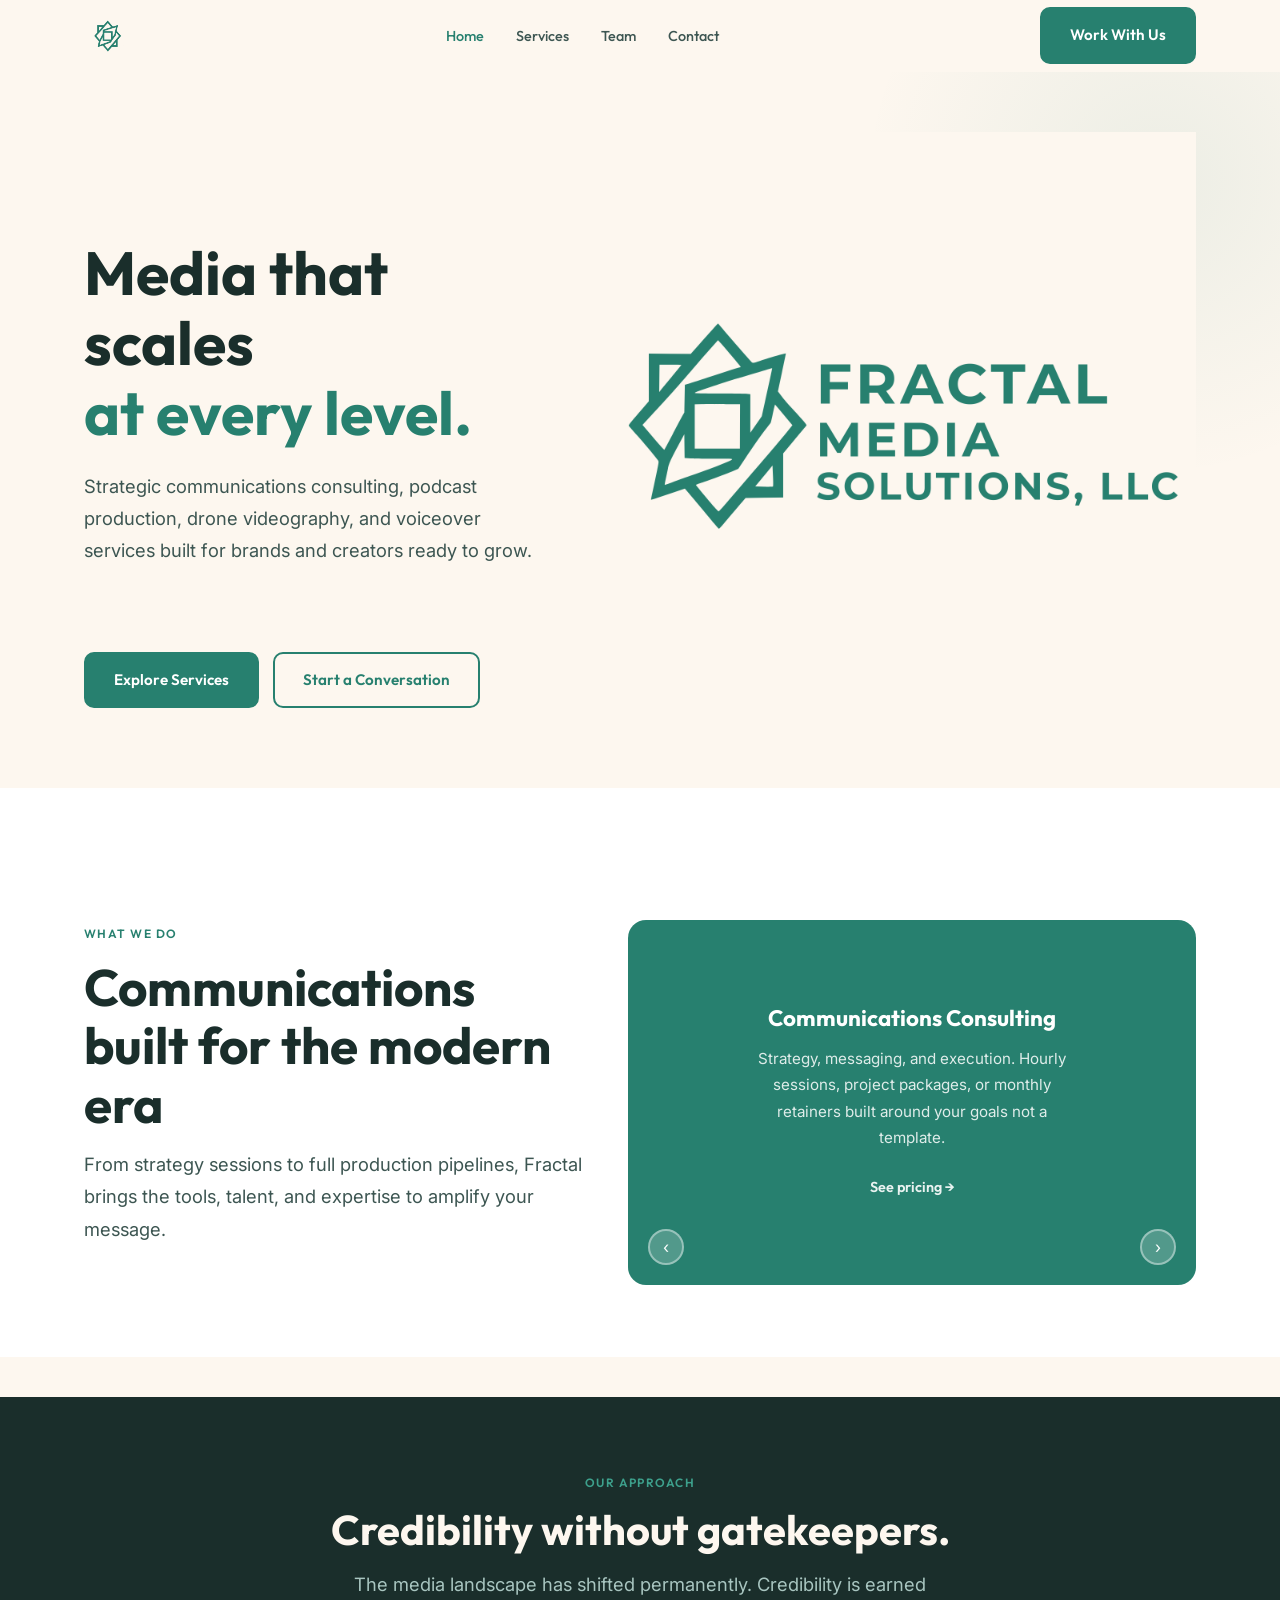
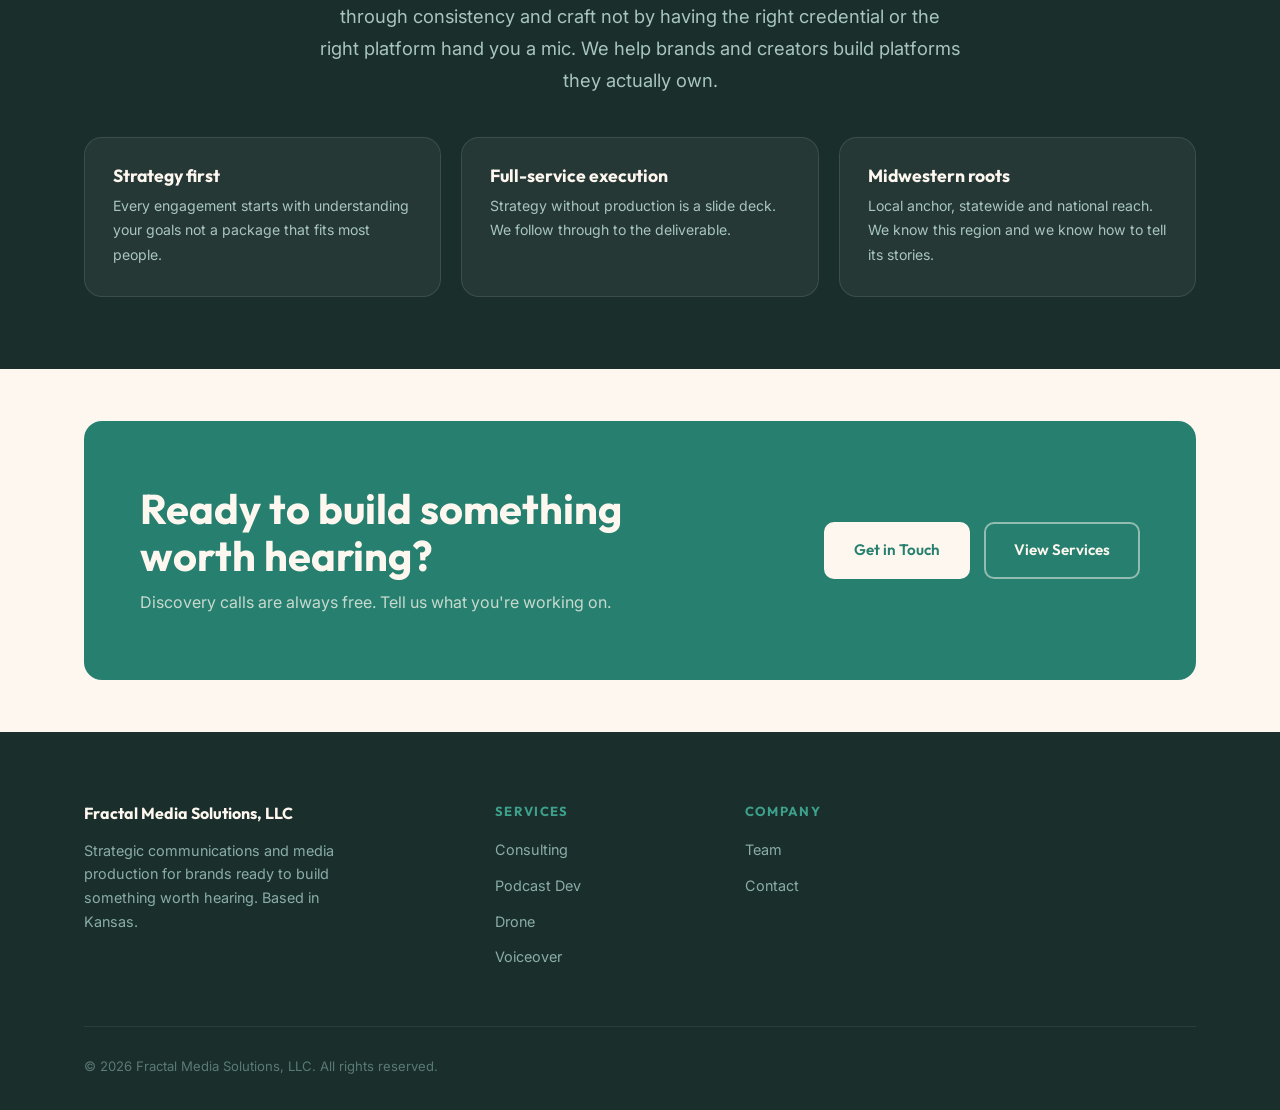
<file: index.html>
<!DOCTYPE html>
<html lang="en">
<head>
  <meta charset="UTF-8" />
  <meta name="viewport" content="width=device-width, initial-scale=1.0" />
  <title>Communications Consulting, Podcast Production & Drone Services | Fractal Media</title>
  <meta name="description" content="Strategic communications consulting, podcast development, drone videography, and voiceover production. Kansas-based media solutions with national reach." />
  <meta name="keywords" content="communications consulting, podcast production, drone videography, voiceover services, media consulting, strategic communications" />
  <meta property="og:title" content="Fractal Media Solutions | Communications at Every Scale" />
  <meta property="og:description" content="Strategic communications consulting, podcast production, drone videography, and voiceover services. Based in Kansas." />
  <meta property="og:type" content="website" />
  <meta property="og:image" content="https://fractal.media/assets/logo.png" />
  <meta name="twitter:card" content="summary_large_image" />
  <meta name="twitter:title" content="Fractal Media Solutions | Communications at Every Scale" />
  <meta name="twitter:description" content="Strategic communications consulting, podcast production, drone videography, and voiceover services." />
  <link rel="canonical" href="https://fractal.media/" />
  <link rel="stylesheet" href="css/style.css" />
  <link rel="icon" type="image/png" href="assets/favicon.png" />

  <!-- Schema Markup: Organization -->
  <script type="application/ld+json">
  {
    "@context": "https://schema.org",
    "@type": "Organization",
    "name": "Fractal Media Solutions, LLC",
    "url": "https://fractal.media",
    "logo": "https://fractal.media/assets/logo.png",
    "description": "Strategic communications consulting, podcast production, drone videography, and voiceover services",
    "address": {
      "@type": "PostalAddress",
      "addressRegion": "Kansas",
      "addressCountry": "US"
    },
    "contact": {
      "@type": "ContactPoint",
      "contactType": "Sales",
      "url": "https://fractal.media/contact.html"
    }
  }
  </script>

  <!-- Schema Markup: LocalBusiness -->
  <script type="application/ld+json">
  {
    "@context": "https://schema.org",
    "@type": "LocalBusiness",
    "name": "Fractal Media Solutions",
    "url": "https://fractal.media",
    "image": "https://fractal.media/assets/logo.png",
    "description": "Strategic communications and media production company offering consulting, podcast development, drone videography, and voiceover services",
    "address": {
      "@type": "PostalAddress",
      "addressRegion": "Kansas",
      "addressCountry": "US"
    },
    "areaServed": ["US"],
    "priceRange": "$$"
  }
  </script>
</head>
<body>

  <!-- ─── Navigation ─── -->
  <nav class="nav" id="nav">
    <div class="nav__inner">
      <a href="index.html" class="nav__logo">
        <img src="assets/favicon.png" alt="Fractal Media Solutions" />
      </a>
      <ul class="nav__links">
        <li><a href="index.html" class="active">Home</a></li>
        <li><a href="services.html">Services</a></li>
        <li><a href="team.html">Team</a></li>
        <li><a href="contact.html">Contact</a></li>
      </ul>
      <a href="contact.html" class="btn btn--primary nav__cta">Work With Us</a>
      <button class="nav__hamburger" id="hamburger" aria-label="Open menu">
        <span></span><span></span><span></span>
      </button>
    </div>
  </nav>

  <div class="nav__mobile" id="mobileNav">
    <a href="index.html">Home</a>
    <a href="services.html">Services</a>
    <a href="team.html">Team</a>
    <a href="contact.html">Contact</a>
  </div>

  <main>

    <!-- ─── Hero ─── -->
    <section class="hero">
      <div class="hero__bg-shape"></div>
      <div class="container">
        <div class="hero__content">
          <div class="hero__heading-with-logo">
            <div>
              <img src="assets/logo.png" alt="Fractal Media Solutions" class="hero__logo-top" />
              <h1>Media that scales<br /><span>at every level.</span></h1>
              <p class="hero__sub">
                Strategic communications consulting, podcast production, drone videography, and voiceover services  built for brands and creators ready to grow.
              </p>
            </div>
            <img src="assets/logo.png" alt="Fractal Media Solutions" class="hero__logo" />
          </div>
          <div class="btn-group">
            <a href="services.html" class="btn btn--primary">Explore Services</a>
            <a href="contact.html" class="btn btn--outline">Start a Conversation</a>
          </div>
        </div>
      </div>
    </section>

    <!-- ─── Services Overview ─── -->
    <section class="section" style="background: var(--white);">
      <div class="container">
        <div class="services-wrapper">
          <div class="section-header">
            <span class="section-label">What We Do</span>
            <h2>Communications built for the modern era</h2>
            <p>From strategy sessions to full production pipelines, Fractal brings the tools, talent, and expertise to amplify your message.</p>
          </div>
          <div class="services-carousel-box">
            <button class="carousel-nav-button prev" id="carouselPrev">‹</button>
            <div class="services-carousel" id="servicesCarousel">
          <div class="service-card active">
            <div class="service-card__icon"></div>
            <h3>Communications Consulting</h3>
            <p>Strategy, messaging, and execution. Hourly sessions, project packages, or monthly retainers built around your goals  not a template.</p>
            <a href="services.html#consulting" class="service-card__link">See pricing →</a>
          </div>
          <div class="service-card">
            <div class="service-card__icon"></div>
            <h3>Podcast Development</h3>
            <p>Concept to launch  brand identity, format design, equipment guidance, and a strategy that builds an audience from day one.</p>
            <a href="services.html#podcast" class="service-card__link">See packages →</a>
          </div>
          <div class="service-card">
            <div class="service-card__icon"></div>
            <h3>Drone Videography</h3>
            <p>Cinematic aerial footage for real estate, events, and branded campaigns. FAA-compliant, professionally delivered.</p>
            <a href="services.html#drone" class="service-card__link">See rates →</a>
          </div>
          <div class="service-card">
            <div class="service-card__icon"></div>
            <h3>Voiceover & Production</h3>
            <p>Professional VO spots, audio elements, and short-form video production  polished deliverables on a fast turnaround.</p>
            <a href="services.html#voiceover" class="service-card__link">See rates →</a>
          </div>
            </div>
            <button class="carousel-nav-button next" id="carouselNext">›</button>
          </div>
        </div>
      </div>
    </section>

    <!-- ─── Why Fractal ─── -->
    <section class="section section--dark">
      <div class="container">
        <div class="section-header section-header--center">
          <span class="section-label" style="color: var(--green-light);">Our Approach</span>
          <h2>Credibility without gatekeepers.</h2>
          <p>The media landscape has shifted permanently. Credibility is earned through consistency and craft  not by having the right credential or the right platform hand you a mic. We help brands and creators build platforms they actually own.</p>
        </div>
        <div style="display: grid; grid-template-columns: repeat(auto-fit, minmax(220px, 1fr)); gap: 20px;">
          <div style="background: rgba(255,255,255,0.05); border: 1px solid rgba(255,255,255,0.1); border-radius: var(--radius-lg); padding: 28px;">
            <h4 style="color: var(--cream); margin-bottom: 8px;">Strategy first</h4>
            <p style="font-size: 0.88rem;">Every engagement starts with understanding your goals  not a package that fits most people.</p>
          </div>
          <div style="background: rgba(255,255,255,0.05); border: 1px solid rgba(255,255,255,0.1); border-radius: var(--radius-lg); padding: 28px;">
            <h4 style="color: var(--cream); margin-bottom: 8px;">Full-service execution</h4>
            <p style="font-size: 0.88rem;">Strategy without production is a slide deck. We follow through to the deliverable.</p>
          </div>
          <div style="background: rgba(255,255,255,0.05); border: 1px solid rgba(255,255,255,0.1); border-radius: var(--radius-lg); padding: 28px;">
            <h4 style="color: var(--cream); margin-bottom: 8px;">Midwestern roots</h4>
            <p style="font-size: 0.88rem;">Local anchor, statewide and national reach. We know this region and we know how to tell its stories.</p>
          </div>
        </div>
      </div>
    </section>

    <!-- ─── CTA ─── -->
    <section class="section--sm">
      <div class="container">
        <div class="cta-banner">
          <div>
            <h2>Ready to build something worth hearing?</h2>
            <p>Discovery calls are always free. Tell us what you're working on.</p>
          </div>
          <div class="btn-group">
            <a href="contact.html" class="btn btn--cream">Get in Touch</a>
            <a href="services.html" class="btn btn--outline-light">View Services</a>
          </div>
        </div>
      </div>
    </section>

  </main>

  <!-- ─── Footer ─── -->
  <footer class="footer">
    <div class="container">
      <div class="footer__grid">
        <div class="footer__brand">
          <h4 style="color: var(--cream); margin-bottom: 8px; font-size: 1rem;">Fractal Media Solutions, LLC</h4>
          <p>Strategic communications and media production for brands ready to build something worth hearing. Based in Kansas.</p>
        </div>
        <div class="footer__col">
          <h4>Services</h4>
          <ul>
            <li><a href="services.html#consulting">Consulting</a></li>
            <li><a href="services.html#podcast">Podcast Dev</a></li>
            <li><a href="services.html#drone">Drone</a></li>
            <li><a href="services.html#voiceover">Voiceover</a></li>
          </ul>
        </div>
        <div class="footer__col">
          <h4>Company</h4>
          <ul>
            <li><a href="team.html">Team</a></li>
            <li><a href="contact.html">Contact</a></li>
          </ul>
        </div>
      </div>
      <div class="footer__bottom">
        <p>© 2026 Fractal Media Solutions, LLC. All rights reserved.</p>
      </div>
    </div>
  </footer>

  <script src="js/main.js"></script>
</body>
</html>
</file>
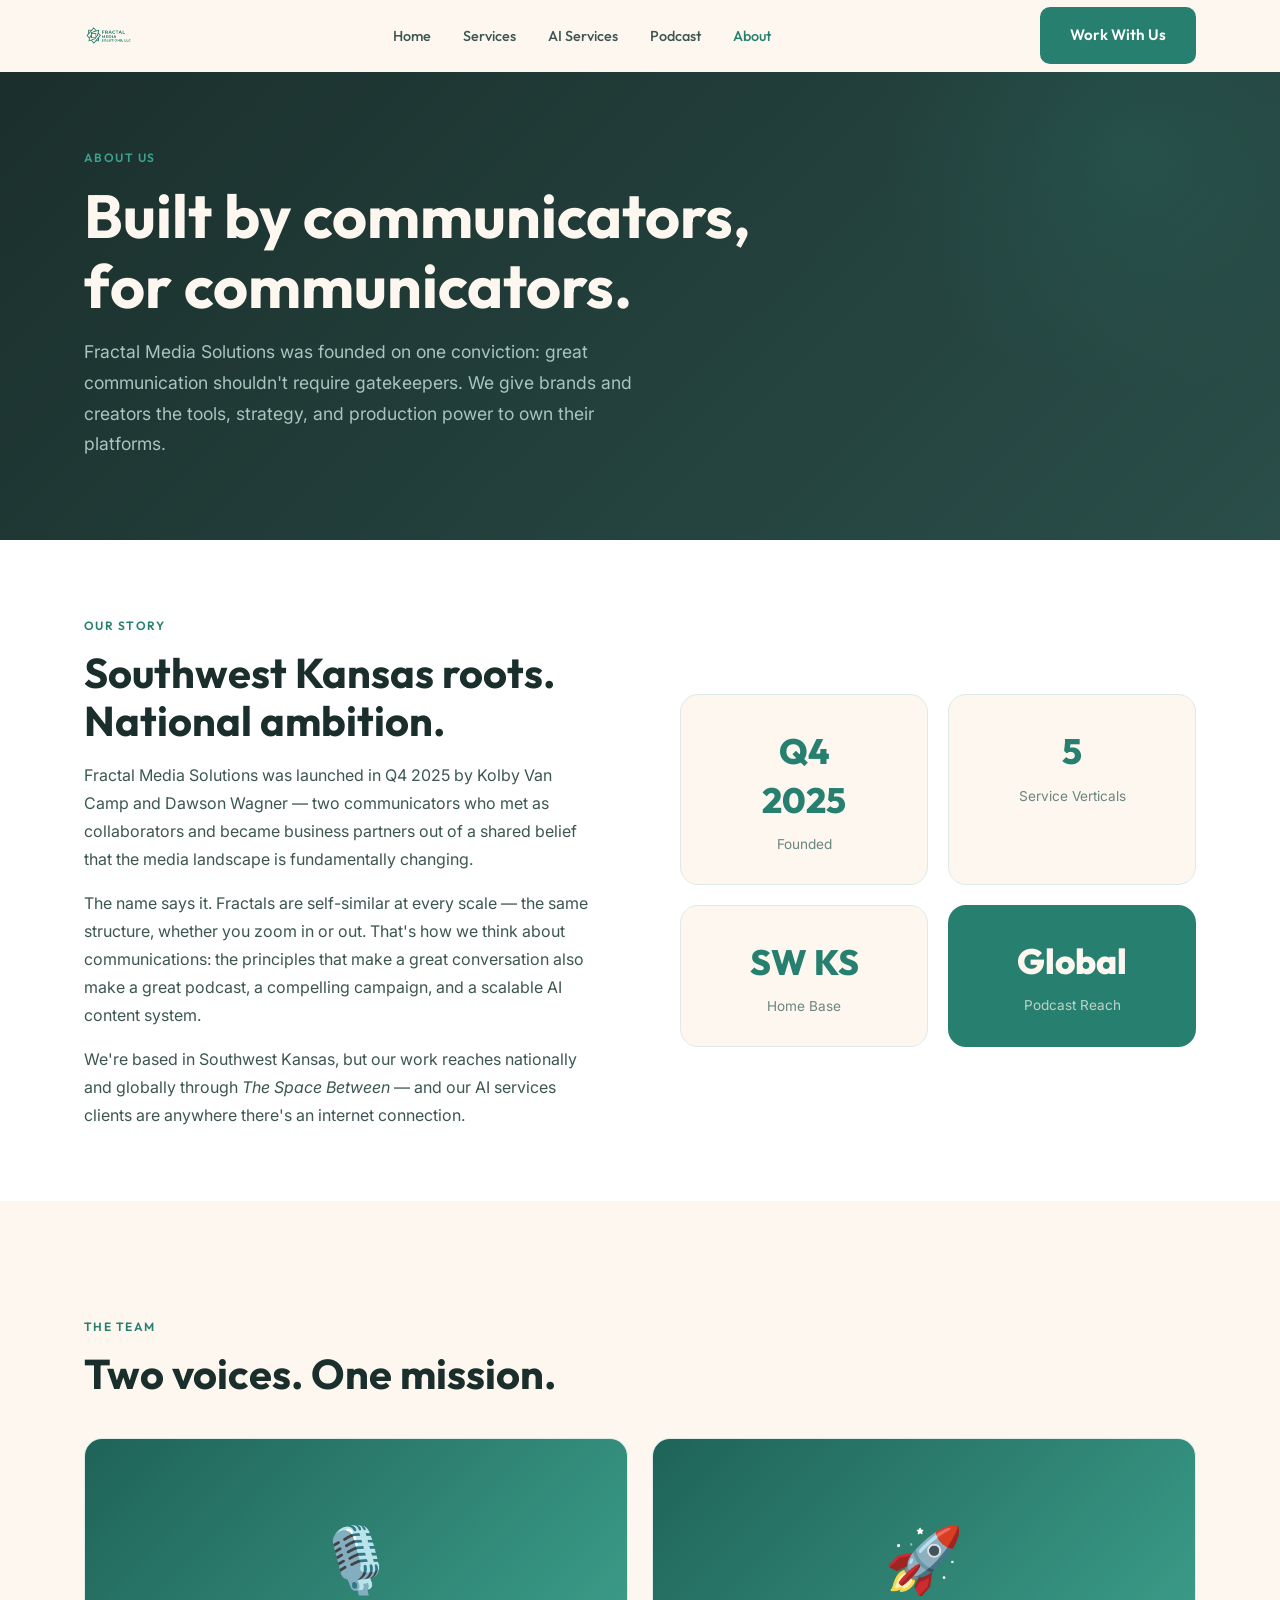
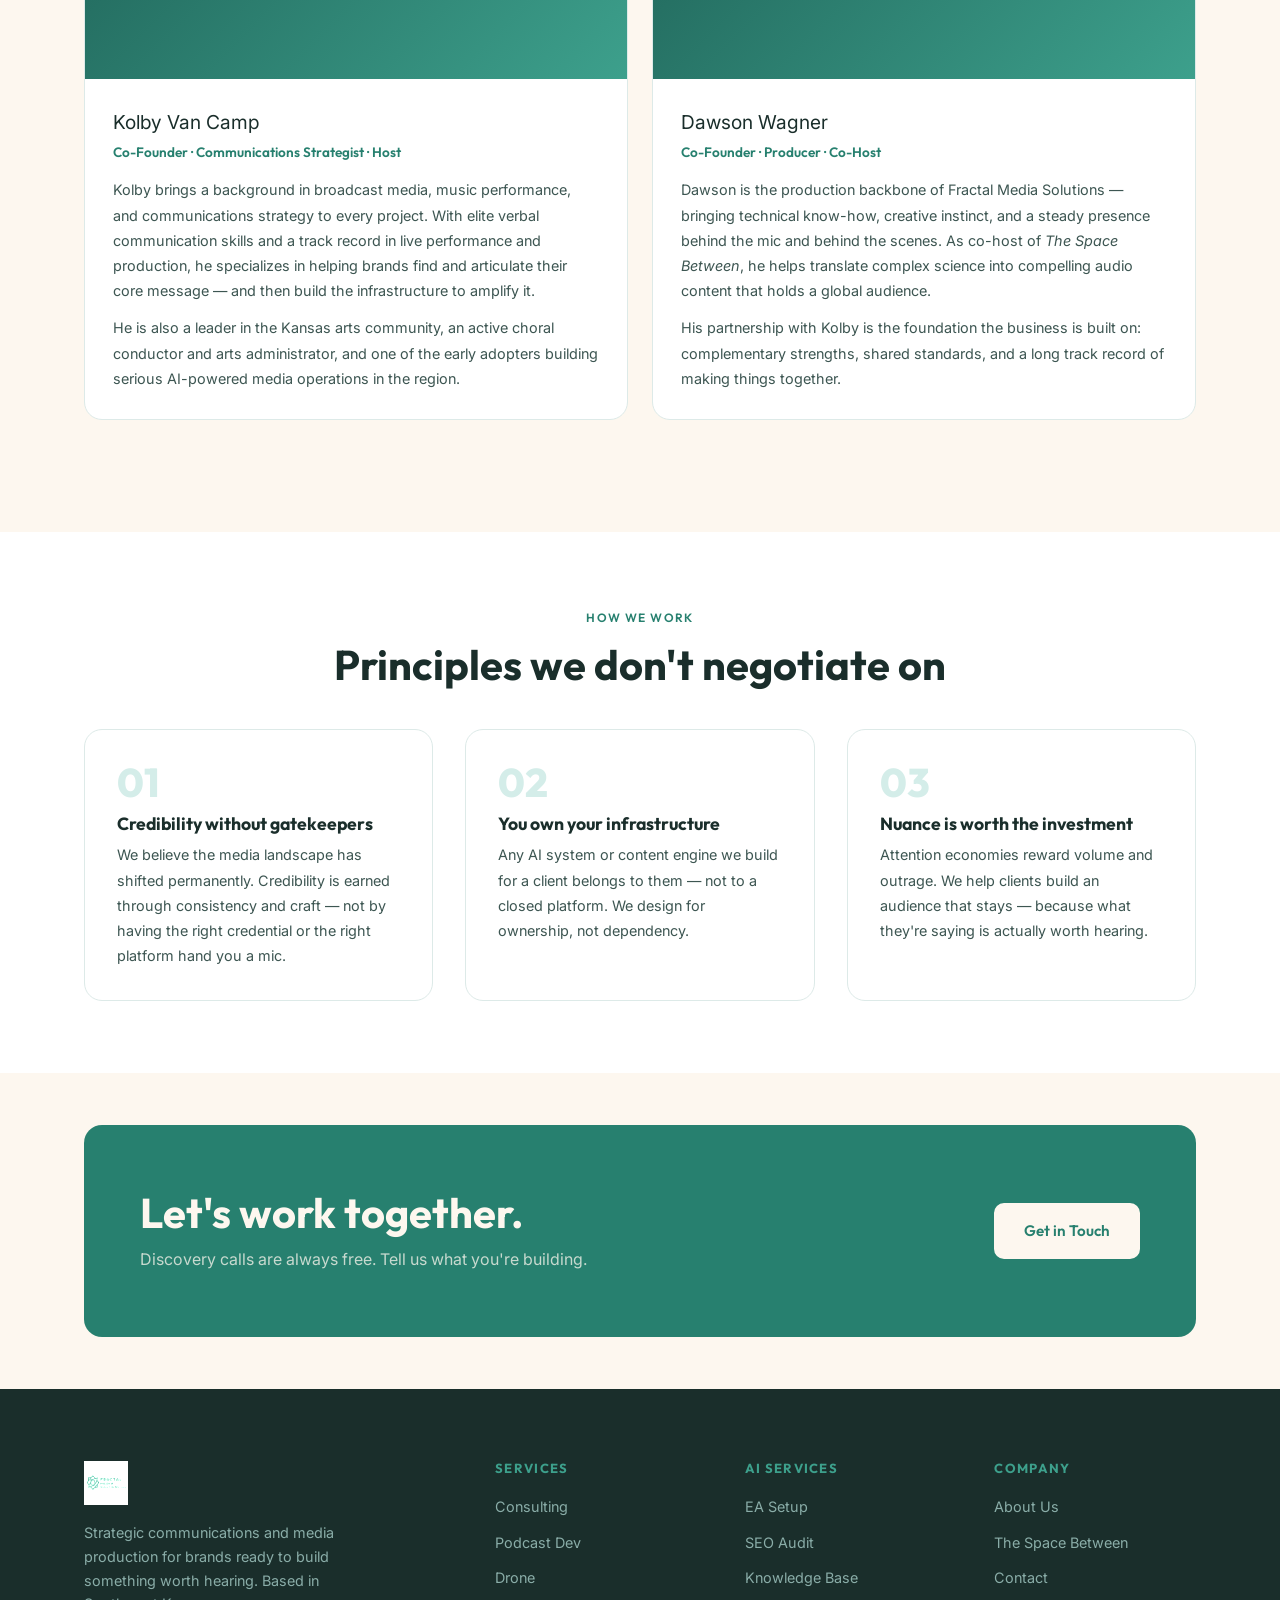
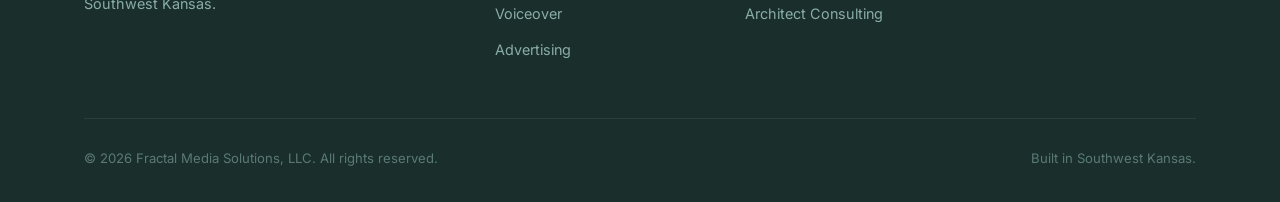
<file: about.html>
<!DOCTYPE html>
<html lang="en">
<head>
  <meta charset="UTF-8" />
  <meta name="viewport" content="width=device-width, initial-scale=1.0" />
  <title>About Fractal Media Solutions | Kolby Van Camp & Dawson Wagner</title>
  <meta name="description" content="Meet Kolby Van Camp and Dawson Wagner, co-founders of Fractal Media Solutions. Southwest Kansas-based communications consultants and podcast producers serving national and global audiences." />
  <meta name="keywords" content="communications consultants, podcast producers, media company, Southwest Kansas, Kolby Van Camp, Dawson Wagner" />
  <meta property="og:title" content="About Fractal Media Solutions" />
  <meta property="og:description" content="Meet the team behind Fractal Media Solutions. Communications strategy, podcast production, and media solutions built in Southwest Kansas." />
  <meta property="og:type" content="website" />
  <meta property="og:image" content="https://fractal.media/assets/logo.png" />
  <meta name="twitter:card" content="summary_large_image" />
  <link rel="canonical" href="https://fractal.media/about.html" />
  <link rel="stylesheet" href="css/style.css" />
  <link rel="icon" type="image/png" href="assets/logo.png" />
</head>
<body>

  <nav class="nav" id="nav">
    <div class="nav__inner">
      <a href="index.html" class="nav__logo">
        <img src="assets/logo.png" alt="Fractal Media Solutions" />
      </a>
      <ul class="nav__links">
        <li><a href="index.html">Home</a></li>
        <li><a href="services.html">Services</a></li>
        <li><a href="ai-services.html">AI Services</a></li>
        <li><a href="podcast.html">Podcast</a></li>
        <li><a href="about.html" class="active">About</a></li>
      </ul>
      <a href="contact.html" class="btn btn--primary nav__cta">Work With Us</a>
      <button class="nav__hamburger" id="hamburger" aria-label="Open menu">
        <span></span><span></span><span></span>
      </button>
    </div>
  </nav>
  <div class="nav__mobile" id="mobileNav">
    <a href="index.html">Home</a>
    <a href="services.html">Services</a>
    <a href="ai-services.html">AI Services</a>
    <a href="podcast.html">Podcast</a>
    <a href="about.html">About</a>
    <a href="contact.html">Contact</a>
  </div>

  <main>

    <!-- ─── Page Hero ─── -->
    <section class="page-hero">
      <div class="container">
        <span class="section-label">About Us</span>
        <h1>Built by communicators,<br />for communicators.</h1>
        <p>Fractal Media Solutions was founded on one conviction: great communication shouldn't require gatekeepers. We give brands and creators the tools, strategy, and production power to own their platforms.</p>
      </div>
    </section>

    <!-- ─── Origin Story ─── -->
    <section class="section" style="background: var(--white);">
      <div class="container">
        <div style="display: grid; grid-template-columns: 1fr 1fr; gap: 80px; align-items: center;">
          <div>
            <span class="section-label">Our Story</span>
            <h2>Southwest Kansas roots.<br />National ambition.</h2>
            <p style="margin-top: 16px;">Fractal Media Solutions was launched in Q4 2025 by Kolby Van Camp and Dawson Wagner — two communicators who met as collaborators and became business partners out of a shared belief that the media landscape is fundamentally changing.</p>
            <p style="margin-top: 16px;">The name says it. Fractals are self-similar at every scale — the same structure, whether you zoom in or out. That's how we think about communications: the principles that make a great conversation also make a great podcast, a compelling campaign, and a scalable AI content system.</p>
            <p style="margin-top: 16px;">We're based in Southwest Kansas, but our work reaches nationally and globally through <em>The Space Between</em> — and our AI services clients are anywhere there's an internet connection.</p>
          </div>
          <div style="display: grid; grid-template-columns: 1fr 1fr; gap: 20px;">
            <div style="background: var(--cream); border: 1px solid var(--border); border-radius: var(--radius-lg); padding: 28px; text-align: center;">
              <div style="font-family: var(--font-head); font-size: 2.2rem; font-weight: 800; color: var(--green);">Q4</div>
              <div style="font-family: var(--font-head); font-size: 2.2rem; font-weight: 800; color: var(--green); margin-top: -8px;">2025</div>
              <div style="font-size: 0.85rem; color: var(--ink-soft); margin-top: 6px;">Founded</div>
            </div>
            <div style="background: var(--cream); border: 1px solid var(--border); border-radius: var(--radius-lg); padding: 28px; text-align: center;">
              <div style="font-family: var(--font-head); font-size: 2.2rem; font-weight: 800; color: var(--green);">5</div>
              <div style="font-size: 0.85rem; color: var(--ink-soft); margin-top: 6px;">Service Verticals</div>
            </div>
            <div style="background: var(--cream); border: 1px solid var(--border); border-radius: var(--radius-lg); padding: 28px; text-align: center;">
              <div style="font-family: var(--font-head); font-size: 2.2rem; font-weight: 800; color: var(--green);">SW KS</div>
              <div style="font-size: 0.85rem; color: var(--ink-soft); margin-top: 6px;">Home Base</div>
            </div>
            <div style="background: var(--green); border-radius: var(--radius-lg); padding: 28px; text-align: center;">
              <div style="font-family: var(--font-head); font-size: 2.2rem; font-weight: 800; color: var(--cream);">Global</div>
              <div style="font-size: 0.85rem; color: rgba(253,247,239,0.7); margin-top: 6px;">Podcast Reach</div>
            </div>
          </div>
        </div>
      </div>
    </section>

    <!-- ─── Team ─── -->
    <section class="section">
      <div class="container">
        <div class="section-header">
          <span class="section-label">The Team</span>
          <h2>Two voices. One mission.</h2>
        </div>
        <div class="team-grid">
          <div class="team-card">
            <div class="team-card__photo">🎙️</div>
            <div class="team-card__body">
              <div class="team-card__name">Kolby Van Camp</div>
              <div class="team-card__title">Co-Founder · Communications Strategist · Host</div>
              <p class="team-card__bio">Kolby brings a background in broadcast media, music performance, and communications strategy to every project. With elite verbal communication skills and a track record in live performance and production, he specializes in helping brands find and articulate their core message — and then build the infrastructure to amplify it.</p>
              <p class="team-card__bio" style="margin-top: 12px;">He is also a leader in the Kansas arts community, an active choral conductor and arts administrator, and one of the early adopters building serious AI-powered media operations in the region.</p>
            </div>
          </div>
          <div class="team-card">
            <div class="team-card__photo">🚀</div>
            <div class="team-card__body">
              <div class="team-card__name">Dawson Wagner</div>
              <div class="team-card__title">Co-Founder · Producer · Co-Host</div>
              <p class="team-card__bio">Dawson is the production backbone of Fractal Media Solutions — bringing technical know-how, creative instinct, and a steady presence behind the mic and behind the scenes. As co-host of <em>The Space Between</em>, he helps translate complex science into compelling audio content that holds a global audience.</p>
              <p class="team-card__bio" style="margin-top: 12px;">His partnership with Kolby is the foundation the business is built on: complementary strengths, shared standards, and a long track record of making things together.</p>
            </div>
          </div>
        </div>
      </div>
    </section>

    <!-- ─── Values ─── -->
    <section class="section" style="background: var(--white);">
      <div class="container">
        <div class="section-header section-header--center">
          <span class="section-label">How We Work</span>
          <h2>Principles we don't negotiate on</h2>
        </div>
        <div class="value-grid">
          <div class="value-item">
            <div class="value-item__num">01</div>
            <h4>Credibility without gatekeepers</h4>
            <p>We believe the media landscape has shifted permanently. Credibility is earned through consistency and craft — not by having the right credential or the right platform hand you a mic.</p>
          </div>
          <div class="value-item">
            <div class="value-item__num">02</div>
            <h4>You own your infrastructure</h4>
            <p>Any AI system or content engine we build for a client belongs to them — not to a closed platform. We design for ownership, not dependency.</p>
          </div>
          <div class="value-item">
            <div class="value-item__num">03</div>
            <h4>Nuance is worth the investment</h4>
            <p>Attention economies reward volume and outrage. We help clients build an audience that stays — because what they're saying is actually worth hearing.</p>
          </div>
        </div>
      </div>
    </section>

    <!-- ─── CTA ─── -->
    <section class="section--sm">
      <div class="container">
        <div class="cta-banner">
          <div>
            <h2>Let's work together.</h2>
            <p>Discovery calls are always free. Tell us what you're building.</p>
          </div>
          <a href="contact.html" class="btn btn--cream">Get in Touch</a>
        </div>
      </div>
    </section>

  </main>

  <footer class="footer">
    <div class="container">
      <div class="footer__grid">
        <div class="footer__brand">
          <div class="footer__logo">
            <img src="assets/logo.png" alt="Fractal Media Solutions" />
          </div>
          <p>Strategic communications and media production for brands ready to build something worth hearing. Based in Southwest Kansas.</p>
        </div>
        <div class="footer__col">
          <h4>Services</h4>
          <ul>
            <li><a href="services.html#consulting">Consulting</a></li>
            <li><a href="services.html#podcast">Podcast Dev</a></li>
            <li><a href="services.html#drone">Drone</a></li>
            <li><a href="services.html#voiceover">Voiceover</a></li>
            <li><a href="services.html#advertising">Advertising</a></li>
          </ul>
        </div>
        <div class="footer__col">
          <h4>AI Services</h4>
          <ul>
            <li><a href="ai-services.html">EA Setup</a></li>
            <li><a href="ai-services.html">SEO Audit</a></li>
            <li><a href="ai-services.html">Knowledge Base</a></li>
            <li><a href="ai-services.html">Architect Consulting</a></li>
          </ul>
        </div>
        <div class="footer__col">
          <h4>Company</h4>
          <ul>
            <li><a href="about.html">About Us</a></li>
            <li><a href="podcast.html">The Space Between</a></li>
            <li><a href="contact.html">Contact</a></li>
          </ul>
        </div>
      </div>
      <div class="footer__bottom">
        <p>© 2026 Fractal Media Solutions, LLC. All rights reserved.</p>
        <p>Built in Southwest Kansas.</p>
      </div>
    </div>
  </footer>

  <script src="js/main.js"></script>
</body>
</html>
</file>
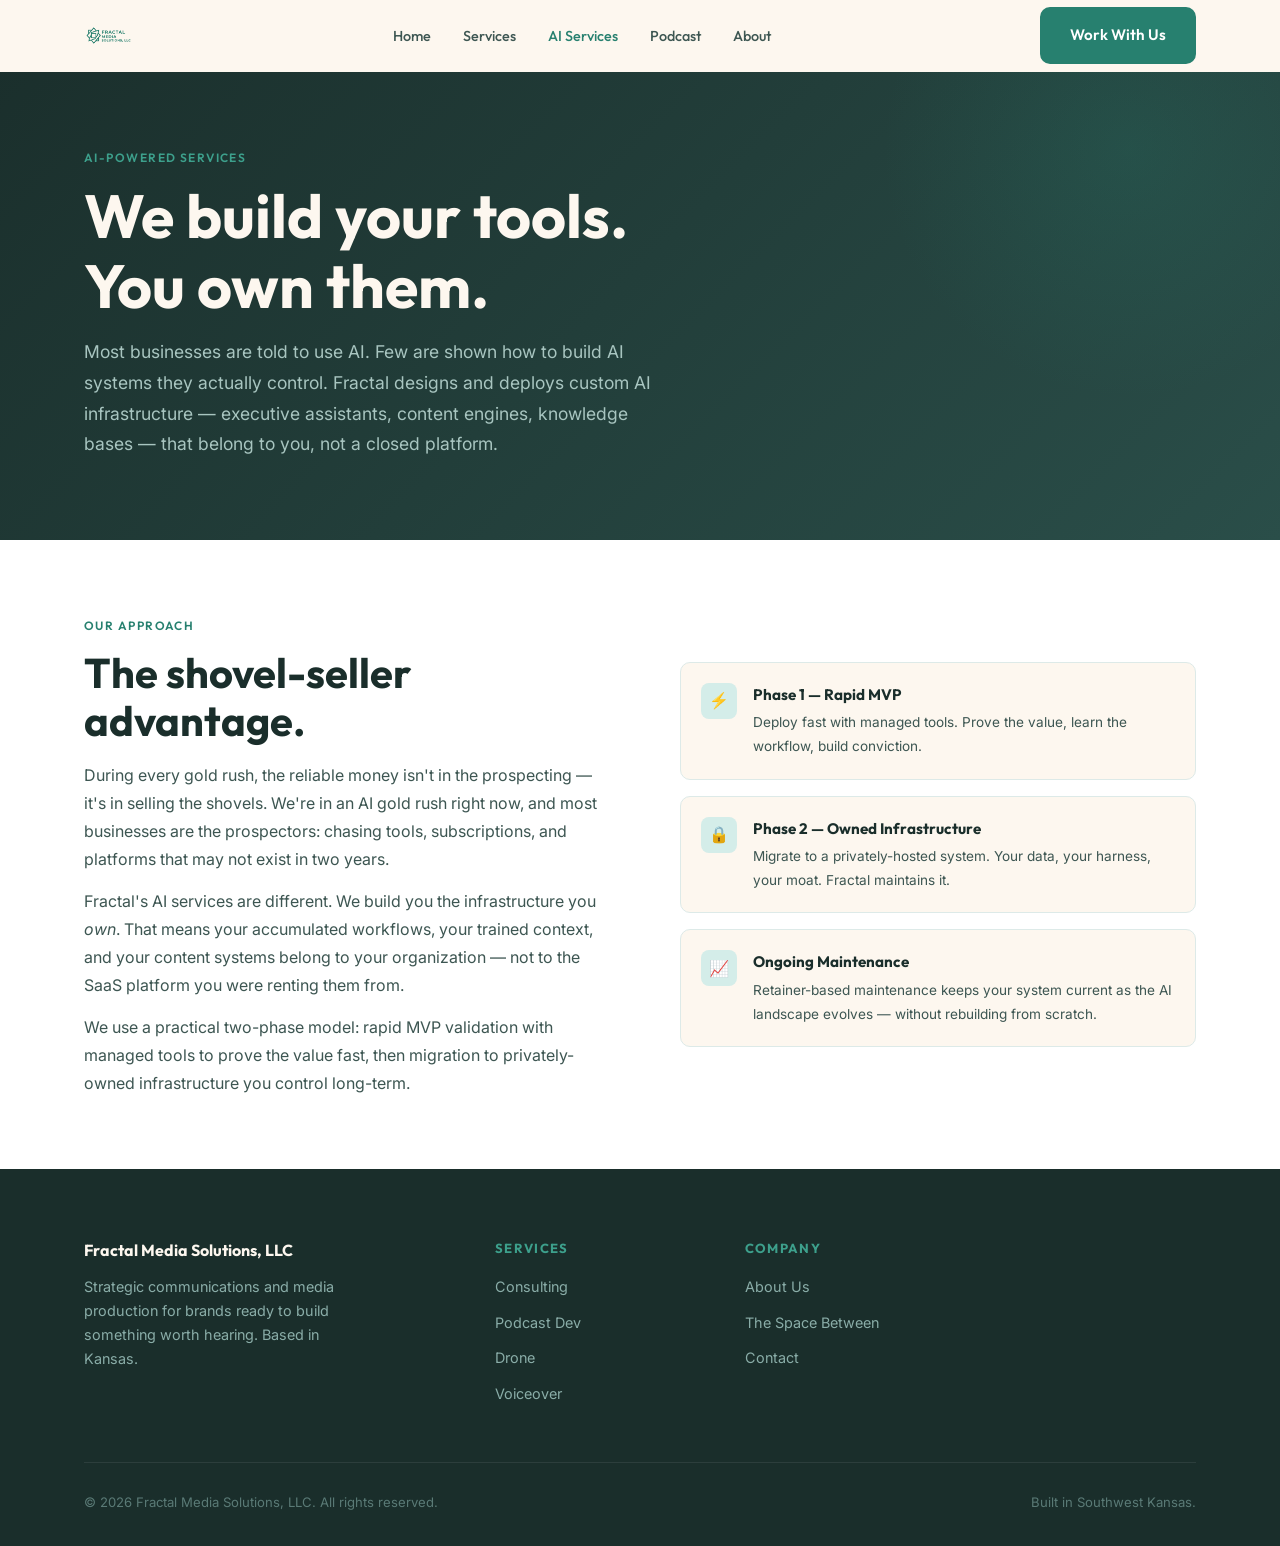
<file: ai-services.html>
<!DOCTYPE html>
<html lang="en">
<head>
  <meta charset="UTF-8" />
  <meta name="viewport" content="width=device-width, initial-scale=1.0" />
  <title>AI Services & Custom AI Systems | Fractal Media Solutions</title>
  <meta name="description" content="Custom AI systems for business — executive assistant setup, SEO audits, knowledge base development, content engine deployment, and AI architecture consulting." />
  <meta name="keywords" content="AI services, custom AI systems, SEO audit, knowledge base, content engine, AI consulting, executive assistant setup" />
  <link rel="canonical" href="https://fractal.media/ai-services.html" />
  <link rel="stylesheet" href="css/style.css" />
  <link rel="icon" type="image/png" href="assets/logo.png" />
</head>
<body>

  <nav class="nav" id="nav">
    <div class="nav__inner">
      <a href="index.html" class="nav__logo">
        <img src="assets/logo.png" alt="Fractal Media Solutions" />
      </a>
      <ul class="nav__links">
        <li><a href="index.html">Home</a></li>
        <li><a href="services.html">Services</a></li>
        <li><a href="ai-services.html" class="active">AI Services</a></li>
        <li><a href="podcast.html">Podcast</a></li>
        <li><a href="about.html">About</a></li>
      </ul>
      <a href="contact.html" class="btn btn--primary nav__cta">Work With Us</a>
      <button class="nav__hamburger" id="hamburger" aria-label="Open menu">
        <span></span><span></span><span></span>
      </button>
    </div>
  </nav>
  <div class="nav__mobile" id="mobileNav">
    <a href="index.html">Home</a>
    <a href="services.html">Services</a>
    <a href="ai-services.html">AI Services</a>
    <a href="podcast.html">Podcast</a>
    <a href="about.html">About</a>
    <a href="contact.html">Contact</a>
  </div>

  <main>

    <section class="page-hero">
      <div class="container">
        <span class="section-label">AI-Powered Services</span>
        <h1>We build your tools.<br />You own them.</h1>
        <p>Most businesses are told to use AI. Few are shown how to build AI systems they actually control. Fractal designs and deploys custom AI infrastructure — executive assistants, content engines, knowledge bases — that belong to you, not a closed platform.</p>
      </div>
    </section>

    <section class="section" style="background: var(--white);">
      <div class="container">
        <div style="display: grid; grid-template-columns: 1fr 1fr; gap: 80px; align-items: center;">
          <div>
            <span class="section-label">Our Approach</span>
            <h2>The shovel-seller advantage.</h2>
            <p style="margin-top: 16px;">During every gold rush, the reliable money isn't in the prospecting — it's in selling the shovels. We're in an AI gold rush right now, and most businesses are the prospectors: chasing tools, subscriptions, and platforms that may not exist in two years.</p>
            <p style="margin-top: 14px;">Fractal's AI services are different. We build you the infrastructure you <em>own</em>. That means your accumulated workflows, your trained context, and your content systems belong to your organization — not to the SaaS platform you were renting them from.</p>
            <p style="margin-top: 14px;">We use a practical two-phase model: rapid MVP validation with managed tools to prove the value fast, then migration to privately-owned infrastructure you control long-term.</p>
          </div>
          <div style="display: flex; flex-direction: column; gap: 16px;">
            <div style="display: flex; align-items: flex-start; gap: 16px; padding: 20px; background: var(--cream); border-radius: var(--radius); border: 1px solid var(--border);">
              <div style="width: 36px; height: 36px; background: var(--green-pale); border-radius: 8px; display: flex; align-items: center; justify-content: center; font-size: 1rem; flex-shrink: 0;">⚡</div>
              <div>
                <div style="font-family: var(--font-head); font-weight: 700; font-size: 0.95rem; margin-bottom: 4px;">Phase 1 — Rapid MVP</div>
                <p style="font-size: 0.85rem;">Deploy fast with managed tools. Prove the value, learn the workflow, build conviction.</p>
              </div>
            </div>
            <div style="display: flex; align-items: flex-start; gap: 16px; padding: 20px; background: var(--cream); border-radius: var(--radius); border: 1px solid var(--border);">
              <div style="width: 36px; height: 36px; background: var(--green-pale); border-radius: 8px; display: flex; align-items: center; justify-content: center; font-size: 1rem; flex-shrink: 0;">🔒</div>
              <div>
                <div style="font-family: var(--font-head); font-weight: 700; font-size: 0.95rem; margin-bottom: 4px;">Phase 2 — Owned Infrastructure</div>
                <p style="font-size: 0.85rem;">Migrate to a privately-hosted system. Your data, your harness, your moat. Fractal maintains it.</p>
              </div>
            </div>
            <div style="display: flex; align-items: flex-start; gap: 16px; padding: 20px; background: var(--cream); border-radius: var(--radius); border: 1px solid var(--border);">
              <div style="width: 36px; height: 36px; background: var(--green-pale); border-radius: 8px; display: flex; align-items: center; justify-content: center; font-size: 1rem; flex-shrink: 0;">📈</div>
              <div>
                <div style="font-family: var(--font-head); font-weight: 700; font-size: 0.95rem; margin-bottom: 4px;">Ongoing Maintenance</div>
                <p style="font-size: 0.85rem;">Retainer-based maintenance keeps your system current as the AI landscape evolves — without rebuilding from scratch.</p>
              </div>
            </div>
          </div>
        </div>
      </div>
    </section>

  </main>

  <footer class="footer">
    <div class="container">
      <div class="footer__grid">
        <div class="footer__brand">
          <h4 style="color: var(--cream); margin-bottom: 8px; font-size: 1rem;">Fractal Media Solutions, LLC</h4>
          <p>Strategic communications and media production for brands ready to build something worth hearing. Based in Kansas.</p>
        </div>
        <div class="footer__col">
          <h4>Services</h4>
          <ul>
            <li><a href="services.html#consulting">Consulting</a></li>
            <li><a href="services.html#podcast">Podcast Dev</a></li>
            <li><a href="services.html#drone">Drone</a></li>
            <li><a href="services.html#voiceover">Voiceover</a></li>
          </ul>
        </div>
        <div class="footer__col">
          <h4>Company</h4>
          <ul>
            <li><a href="about.html">About Us</a></li>
            <li><a href="podcast.html">The Space Between</a></li>
            <li><a href="contact.html">Contact</a></li>
          </ul>
        </div>
      </div>
      <div class="footer__bottom">
        <p>© 2026 Fractal Media Solutions, LLC. All rights reserved.</p>
        <p>Built in Southwest Kansas.</p>
      </div>
    </div>
  </footer>

  <script src="js/main.js"></script>
</body>
</html>
</file>
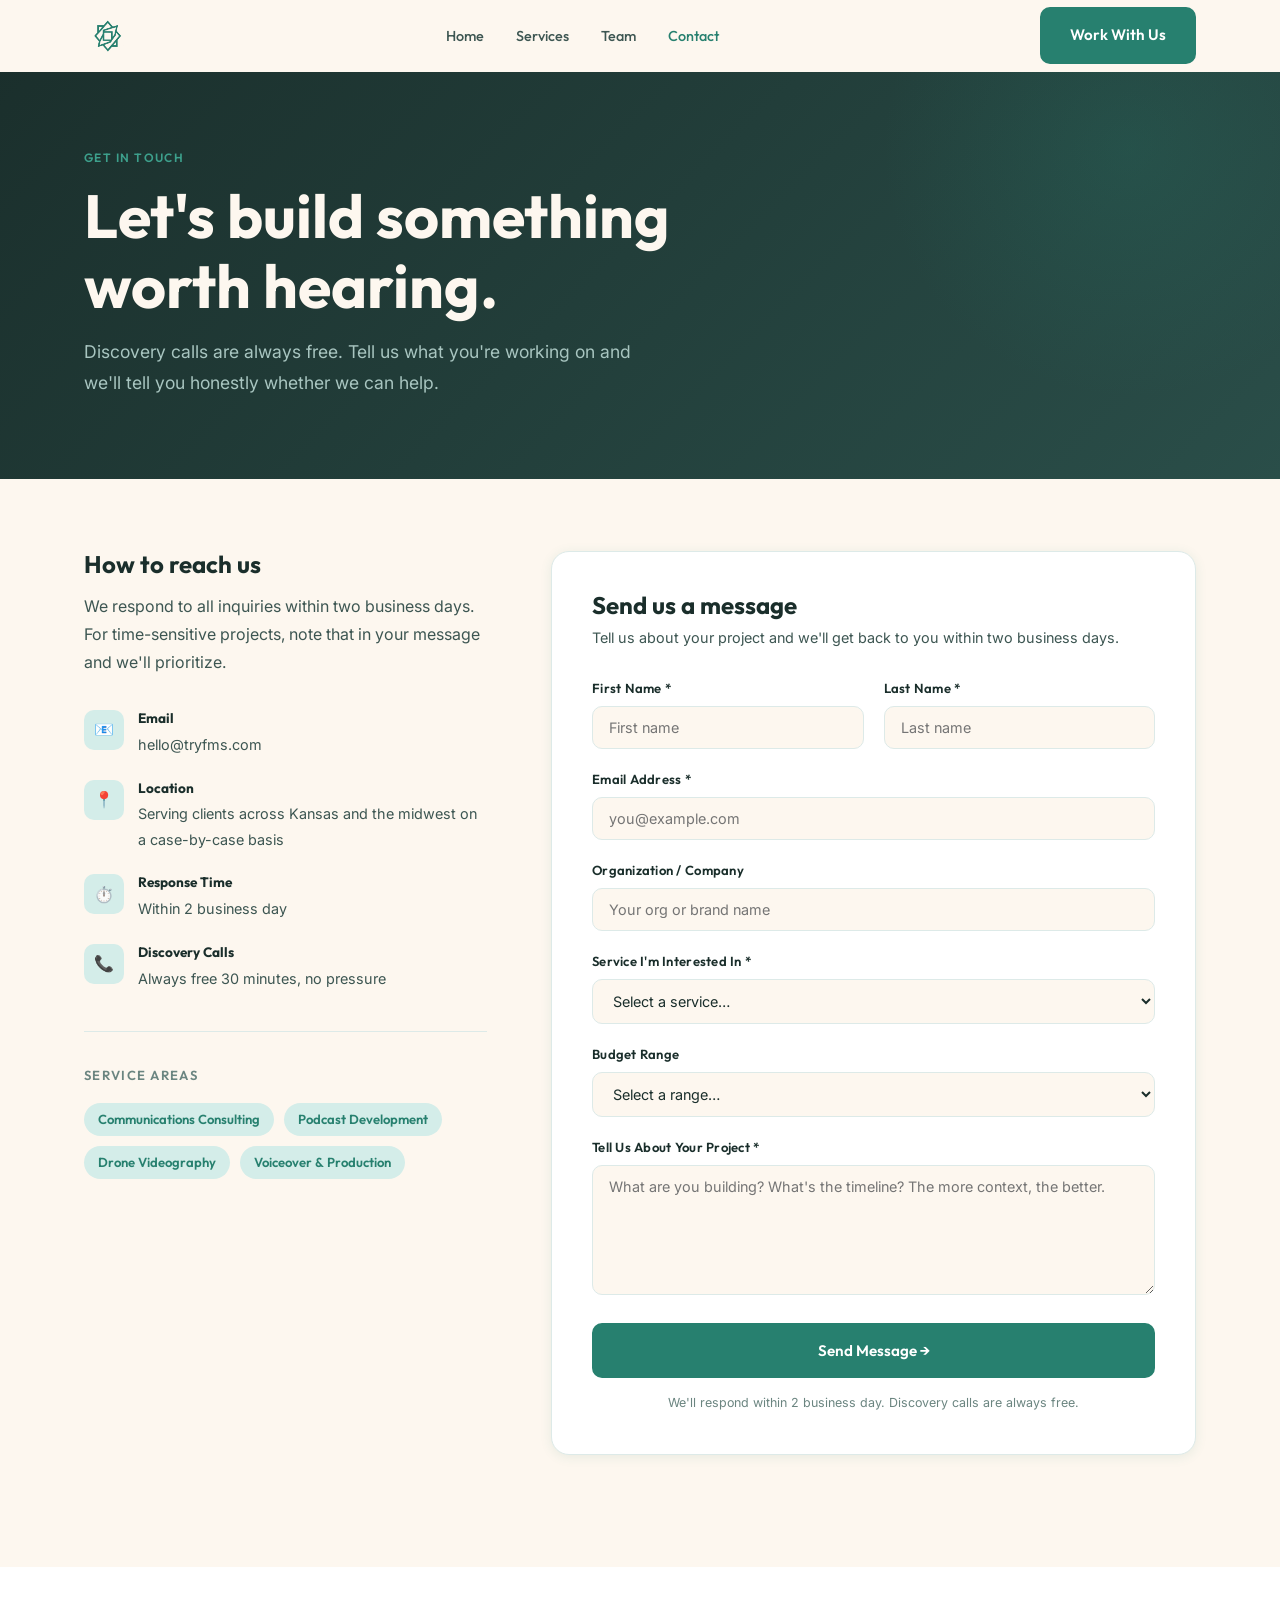
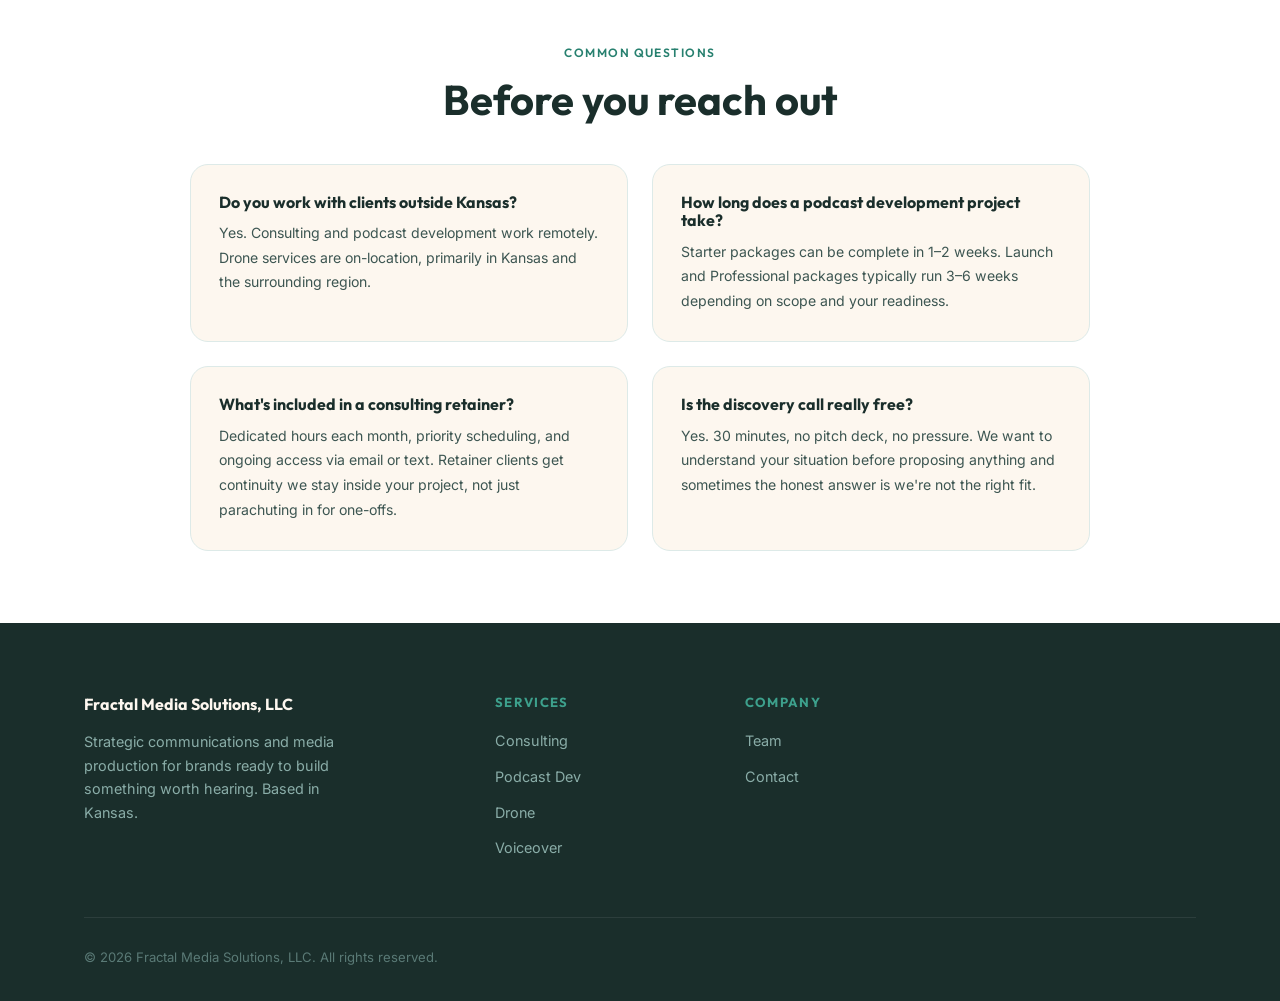
<file: contact.html>
<!DOCTYPE html>
<html lang="en">
<head>
  <meta charset="UTF-8" />
  <meta name="viewport" content="width=device-width, initial-scale=1.0" />
  <title>Contact Fractal Media Solutions | Free Discovery Call</title>
  <meta name="description" content="Contact Fractal Media Solutions for communications consulting, podcast production, or drone videography. Free discovery calls available." />
  <meta name="keywords" content="contact media consulting, podcast production inquiries, drone videography booking, media services" />
  <meta property="og:title" content="Contact Fractal Media Solutions" />
  <meta property="og:description" content="Get in touch with Fractal Media Solutions. Discovery calls are always free." />
  <meta property="og:type" content="website" />
  <meta name="twitter:card" content="summary" />
  <link rel="canonical" href="https://fractal.media/contact.html" />
  <link rel="stylesheet" href="css/style.css" />
  <link rel="icon" type="image/png" href="assets/favicon.png" />
</head>
<body>

  <nav class="nav" id="nav">
    <div class="nav__inner">
      <a href="index.html" class="nav__logo">
        <img src="assets/favicon.png" alt="Fractal Media Solutions" />
      </a>
      <ul class="nav__links">
        <li><a href="index.html">Home</a></li>
        <li><a href="services.html">Services</a></li>
        <li><a href="team.html">Team</a></li>
        <li><a href="contact.html" class="active">Contact</a></li>
      </ul>
      <a href="contact.html" class="btn btn--primary nav__cta">Work With Us</a>
      <button class="nav__hamburger" id="hamburger" aria-label="Open menu">
        <span></span><span></span><span></span>
      </button>
    </div>
  </nav>
  <div class="nav__mobile" id="mobileNav">
    <a href="index.html">Home</a>
    <a href="services.html">Services</a>
    <a href="team.html">Team</a>
    <a href="contact.html">Contact</a>
  </div>

  <main>

    <section class="page-hero">
      <div class="container">
        <span class="section-label">Get in Touch</span>
        <h1>Let's build something<br />worth hearing.</h1>
        <p>Discovery calls are always free. Tell us what you're working on and we'll tell you honestly whether we can help.</p>
      </div>
    </section>

    <section class="section">
      <div class="container">
        <div class="contact-grid">

          <div class="contact-info">
            <h3>How to reach us</h3>
            <p style="margin-bottom: 32px;">We respond to all inquiries within two business days. For time-sensitive projects, note that in your message and we'll prioritize.</p>

            <div class="contact-detail">
              <div class="contact-detail__icon">📧</div>
              <div class="contact-detail__text">
                <strong>Email</strong>
                <span>hello@tryfms.com</span>
              </div>
            </div>
            <div class="contact-detail">
              <div class="contact-detail__icon">📍</div>
              <div class="contact-detail__text">
                <strong>Location</strong>
                <span>Serving clients across Kansas and the midwest on a case-by-case basis</span>
              </div>
            </div>
            <div class="contact-detail">
              <div class="contact-detail__icon">⏱️</div>
              <div class="contact-detail__text">
                <strong>Response Time</strong>
                <span>Within 2 business day</span>
              </div>
            </div>
            <div class="contact-detail">
              <div class="contact-detail__icon">📞</div>
              <div class="contact-detail__text">
                <strong>Discovery Calls</strong>
                <span>Always free  30 minutes, no pressure</span>
              </div>
            </div>

            <div style="margin-top: 40px; padding-top: 32px; border-top: 1px solid var(--border);">
              <p style="font-family: var(--font-head); font-weight: 600; font-size: 0.82rem; color: var(--ink-soft); text-transform: uppercase; letter-spacing: 0.1em; margin-bottom: 16px;">Service areas</p>
              <div style="display: flex; flex-wrap: wrap; gap: 10px;">
                <span style="padding: 6px 14px; background: var(--green-pale); border-radius: 20px; font-size: 0.82rem; font-family: var(--font-head); font-weight: 600; color: var(--green);">Communications Consulting</span>
                <span style="padding: 6px 14px; background: var(--green-pale); border-radius: 20px; font-size: 0.82rem; font-family: var(--font-head); font-weight: 600; color: var(--green);">Podcast Development</span>
                <span style="padding: 6px 14px; background: var(--green-pale); border-radius: 20px; font-size: 0.82rem; font-family: var(--font-head); font-weight: 600; color: var(--green);">Drone Videography</span>
                <span style="padding: 6px 14px; background: var(--green-pale); border-radius: 20px; font-size: 0.82rem; font-family: var(--font-head); font-weight: 600; color: var(--green);">Voiceover & Production</span>
              </div>
            </div>
          </div>

          <div>
            <div class="contact-form">
              <h3 style="margin-bottom: 6px;">Send us a message</h3>
              <p style="font-size: 0.9rem; margin-bottom: 28px;">Tell us about your project and we'll get back to you within two business days.</p>

              <form id="contactForm" action="https://formspree.io/f/mzdyaaqg" method="POST" novalidate>
                <div class="form-row">
                  <div class="form-group">
                    <label for="firstName">First Name *</label>
                    <input type="text" id="firstName" name="firstName" placeholder="First name" required />
                  </div>
                  <div class="form-group">
                    <label for="lastName">Last Name *</label>
                    <input type="text" id="lastName" name="lastName" placeholder="Last name" required />
                  </div>
                </div>

                <div class="form-group">
                  <label for="email">Email Address *</label>
                  <input type="email" id="email" name="email" placeholder="you@example.com" required />
                </div>

                <div class="form-group">
                  <label for="organization">Organization / Company</label>
                  <input type="text" id="organization" name="organization" placeholder="Your org or brand name" />
                </div>

                <div class="form-group">
                  <label for="service">Service I'm Interested In *</label>
                  <select id="service" name="service" required>
                    <option value="" disabled selected>Select a service…</option>
                    <option value="consulting">Communications Consulting</option>
                    <option value="podcast-dev">Podcast Development</option>
                    <option value="drone">Drone Videography</option>
                    <option value="voiceover">Voiceover & Production</option>
                    <option value="unsure">Not sure  just exploring</option>
                    <option value="other">Something else</option>
                  </select>
                </div>

                <div class="form-group">
                  <label for="budget">Budget Range</label>
                  <select id="budget" name="budget">
                    <option value="" disabled selected>Select a range…</option>
                    <option value="under-500">Under $500</option>
                    <option value="500-1500">$500 – $1,500</option>
                    <option value="1500-5000">$1,500 – $5,000</option>
                    <option value="5000-plus">$5,000+</option>
                    <option value="retainer">Monthly retainer</option>
                    <option value="unsure">Not sure yet</option>
                  </select>
                </div>

                <div class="form-group">
                  <label for="message">Tell Us About Your Project *</label>
                  <textarea id="message" name="message" placeholder="What are you building? What's the timeline? The more context, the better." required></textarea>
                </div>

                <div class="form-group" style="margin-bottom: 0;">
                  <button type="submit" class="btn btn--primary" style="width: 100%; justify-content: center; padding: 16px;">
                    Send Message →
                  </button>
                </div>

                <p style="font-size: 0.78rem; color: var(--ink-soft); margin-top: 14px; text-align: center;">We'll respond within 2 business day. Discovery calls are always free.</p>
              </form>

              <div id="formSuccess" style="display: none; text-align: center; padding: 48px 24px;">
                <div style="font-size: 3rem; margin-bottom: 16px;">✅</div>
                <h3 style="margin-bottom: 10px;">Message received!</h3>
                <p>We'll be in touch within two business days.</p>
              </div>
            </div>
          </div>

        </div>
      </div>
    </section>

    <section class="section" style="background: var(--white);">
      <div class="container">
        <div class="section-header section-header--center">
          <span class="section-label">Common Questions</span>
          <h2>Before you reach out</h2>
        </div>
        <div style="display: grid; grid-template-columns: 1fr 1fr; gap: 24px; max-width: 900px; margin: 0 auto;">
          <div style="padding: 28px; background: var(--cream); border-radius: var(--radius-lg); border: 1px solid var(--border);">
            <h4 style="margin-bottom: 10px; font-size: 1rem;">Do you work with clients outside Kansas?</h4>
            <p style="font-size: 0.88rem;">Yes. Consulting and podcast development work remotely. Drone services are on-location, primarily in Kansas and the surrounding region.</p>
          </div>
          <div style="padding: 28px; background: var(--cream); border-radius: var(--radius-lg); border: 1px solid var(--border);">
            <h4 style="margin-bottom: 10px; font-size: 1rem;">How long does a podcast development project take?</h4>
            <p style="font-size: 0.88rem;">Starter packages can be complete in 1–2 weeks. Launch and Professional packages typically run 3–6 weeks depending on scope and your readiness.</p>
          </div>
          <div style="padding: 28px; background: var(--cream); border-radius: var(--radius-lg); border: 1px solid var(--border);">
            <h4 style="margin-bottom: 10px; font-size: 1rem;">What's included in a consulting retainer?</h4>
            <p style="font-size: 0.88rem;">Dedicated hours each month, priority scheduling, and ongoing access via email or text. Retainer clients get continuity  we stay inside your project, not just parachuting in for one-offs.</p>
          </div>
          <div style="padding: 28px; background: var(--cream); border-radius: var(--radius-lg); border: 1px solid var(--border);">
            <h4 style="margin-bottom: 10px; font-size: 1rem;">Is the discovery call really free?</h4>
            <p style="font-size: 0.88rem;">Yes. 30 minutes, no pitch deck, no pressure. We want to understand your situation before proposing anything  and sometimes the honest answer is we're not the right fit.</p>
          </div>
        </div>
      </div>
    </section>

  </main>

  <footer class="footer">
    <div class="container">
      <div class="footer__grid">
        <div class="footer__brand">
          <h4 style="color: var(--cream); margin-bottom: 8px; font-size: 1rem;">Fractal Media Solutions, LLC</h4>
          <p>Strategic communications and media production for brands ready to build something worth hearing. Based in Kansas.</p>
        </div>
        <div class="footer__col">
          <h4>Services</h4>
          <ul>
            <li><a href="services.html#consulting">Consulting</a></li>
            <li><a href="services.html#podcast">Podcast Dev</a></li>
            <li><a href="services.html#drone">Drone</a></li>
            <li><a href="services.html#voiceover">Voiceover</a></li>
          </ul>
        </div>
        <div class="footer__col">
          <h4>Company</h4>
          <ul>
            <li><a href="team.html">Team</a></li>
            <li><a href="contact.html">Contact</a></li>
          </ul>
        </div>
      </div>
      <div class="footer__bottom">
        <p>© 2026 Fractal Media Solutions, LLC. All rights reserved.</p>
      </div>
    </div>
  </footer>

  <script src="js/main.js"></script>
</body>
</html>
</file>
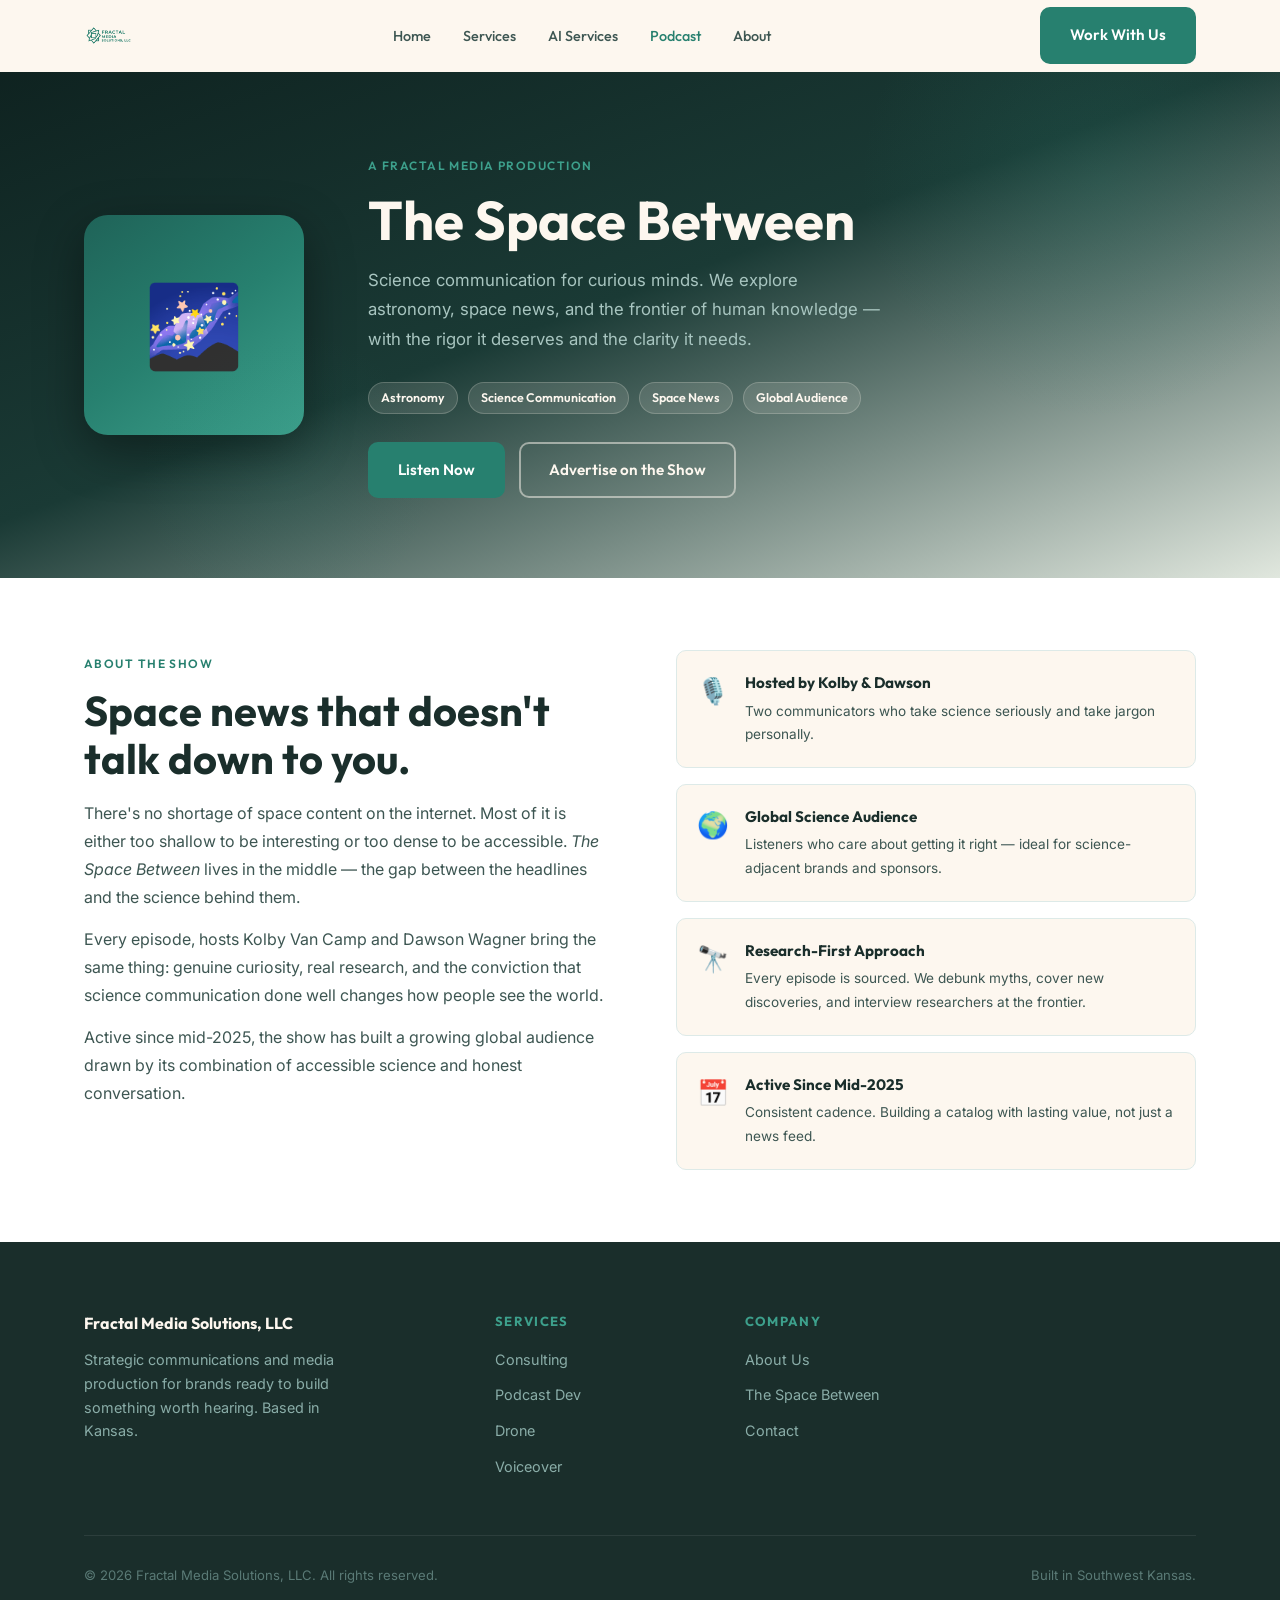
<file: podcast.html>
<!DOCTYPE html>
<html lang="en">
<head>
  <meta charset="UTF-8" />
  <meta name="viewport" content="width=device-width, initial-scale=1.0" />
  <title>The Space Between | Science Podcast by Kolby Van Camp & Dawson Wagner</title>
  <meta name="description" content="The Space Between is a science communication podcast exploring astronomy, space exploration, and rigorous science. Hosted by Kolby Van Camp and Dawson Wagner for a global audience." />
  <meta name="keywords" content="science podcast, astronomy podcast, space news, science communication, The Space Between podcast" />
  <link rel="canonical" href="https://fractal.media/podcast.html" />
  <link rel="stylesheet" href="css/style.css" />
  <link rel="icon" type="image/png" href="assets/logo.png" />
</head>
<body>

  <nav class="nav" id="nav">
    <div class="nav__inner">
      <a href="index.html" class="nav__logo">
        <img src="assets/logo.png" alt="Fractal Media Solutions" />
      </a>
      <ul class="nav__links">
        <li><a href="index.html">Home</a></li>
        <li><a href="services.html">Services</a></li>
        <li><a href="ai-services.html">AI Services</a></li>
        <li><a href="podcast.html" class="active">Podcast</a></li>
        <li><a href="about.html">About</a></li>
      </ul>
      <a href="contact.html" class="btn btn--primary nav__cta">Work With Us</a>
      <button class="nav__hamburger" id="hamburger" aria-label="Open menu">
        <span></span><span></span><span></span>
      </button>
    </div>
  </nav>
  <div class="nav__mobile" id="mobileNav">
    <a href="index.html">Home</a>
    <a href="services.html">Services</a>
    <a href="ai-services.html">AI Services</a>
    <a href="podcast.html">Podcast</a>
    <a href="about.html">About</a>
    <a href="contact.html">Contact</a>
  </div>

  <main>

    <section style="background: linear-gradient(160deg, #0d1f1d 0%, #1a3a35 50%, #27806f22 100%); padding: calc(var(--nav-h) + 80px) 0 80px; position: relative; overflow: hidden;">
      <div style="position: absolute; top: -80px; right: -80px; width: 520px; height: 520px; background: radial-gradient(circle, rgba(39,128,111,0.18) 0%, transparent 65%); border-radius: 50%; pointer-events: none;"></div>
      <div style="position: absolute; bottom: -60px; left: 10%; width: 320px; height: 320px; background: radial-gradient(circle, rgba(39,128,111,0.1) 0%, transparent 65%); border-radius: 50%; pointer-events: none;"></div>
      <div class="container">
        <div style="display: grid; grid-template-columns: auto 1fr; gap: 64px; align-items: center;">
          <div style="background: linear-gradient(145deg, #1f6358 0%, #27806f 50%, #3da08c 100%); width: 220px; height: 220px; border-radius: 24px; display: flex; align-items: center; justify-content: center; font-size: 5rem; box-shadow: 0 16px 48px rgba(0,0,0,0.4); flex-shrink: 0;">🌌</div>
          <div>
            <span class="section-label" style="color: var(--green-light);">A Fractal Media Production</span>
            <h1 style="color: var(--cream); font-size: clamp(2.2rem, 4.5vw, 3.4rem);">The Space Between</h1>
            <p style="color: #a8c5c0; font-size: 1.05rem; max-width: 520px; margin: 14px 0 28px;">Science communication for curious minds. We explore astronomy, space news, and the frontier of human knowledge — with the rigor it deserves and the clarity it needs.</p>
            <div class="podcast-card__tags" style="margin-bottom: 28px;">
              <span class="tag">Astronomy</span>
              <span class="tag">Science Communication</span>
              <span class="tag">Space News</span>
              <span class="tag">Global Audience</span>
            </div>
            <div class="btn-group">
              <a href="#listen" class="btn btn--primary">Listen Now</a>
              <a href="services.html#advertising" class="btn btn--outline-light">Advertise on the Show</a>
            </div>
          </div>
        </div>
      </div>
    </section>

    <section class="section" style="background: var(--white);">
      <div class="container">
        <div style="display: grid; grid-template-columns: 1fr 1fr; gap: 72px; align-items: start;">
          <div>
            <span class="section-label">About the Show</span>
            <h2>Space news that doesn't talk down to you.</h2>
            <p style="margin-top: 16px;">There's no shortage of space content on the internet. Most of it is either too shallow to be interesting or too dense to be accessible. <em>The Space Between</em> lives in the middle — the gap between the headlines and the science behind them.</p>
            <p style="margin-top: 14px;">Every episode, hosts Kolby Van Camp and Dawson Wagner bring the same thing: genuine curiosity, real research, and the conviction that science communication done well changes how people see the world.</p>
            <p style="margin-top: 14px;">Active since mid-2025, the show has built a growing global audience drawn by its combination of accessible science and honest conversation.</p>
          </div>
          <div style="display: flex; flex-direction: column; gap: 16px;">
            <div style="display: flex; gap: 16px; background: var(--cream); border: 1px solid var(--border); border-radius: var(--radius); padding: 20px;">
              <div style="font-size: 1.6rem; flex-shrink: 0;">🎙️</div>
              <div>
                <div style="font-family: var(--font-head); font-weight: 700; font-size: 0.95rem; color: var(--ink); margin-bottom: 4px;">Hosted by Kolby & Dawson</div>
                <p style="font-size: 0.85rem;">Two communicators who take science seriously and take jargon personally.</p>
              </div>
            </div>
            <div style="display: flex; gap: 16px; background: var(--cream); border: 1px solid var(--border); border-radius: var(--radius); padding: 20px;">
              <div style="font-size: 1.6rem; flex-shrink: 0;">🌍</div>
              <div>
                <div style="font-family: var(--font-head); font-weight: 700; font-size: 0.95rem; color: var(--ink); margin-bottom: 4px;">Global Science Audience</div>
                <p style="font-size: 0.85rem;">Listeners who care about getting it right — ideal for science-adjacent brands and sponsors.</p>
              </div>
            </div>
            <div style="display: flex; gap: 16px; background: var(--cream); border: 1px solid var(--border); border-radius: var(--radius); padding: 20px;">
              <div style="font-size: 1.6rem; flex-shrink: 0;">🔭</div>
              <div>
                <div style="font-family: var(--font-head); font-weight: 700; font-size: 0.95rem; color: var(--ink); margin-bottom: 4px;">Research-First Approach</div>
                <p style="font-size: 0.85rem;">Every episode is sourced. We debunk myths, cover new discoveries, and interview researchers at the frontier.</p>
              </div>
            </div>
            <div style="display: flex; gap: 16px; background: var(--cream); border: 1px solid var(--border); border-radius: var(--radius); padding: 20px;">
              <div style="font-size: 1.6rem; flex-shrink: 0;">📅</div>
              <div>
                <div style="font-family: var(--font-head); font-weight: 700; font-size: 0.95rem; color: var(--ink); margin-bottom: 4px;">Active Since Mid-2025</div>
                <p style="font-size: 0.85rem;">Consistent cadence. Building a catalog with lasting value, not just a news feed.</p>
              </div>
            </div>
          </div>
        </div>
      </div>
    </section>

  </main>

  <footer class="footer">
    <div class="container">
      <div class="footer__grid">
        <div class="footer__brand">
          <h4 style="color: var(--cream); margin-bottom: 8px; font-size: 1rem;">Fractal Media Solutions, LLC</h4>
          <p>Strategic communications and media production for brands ready to build something worth hearing. Based in Kansas.</p>
        </div>
        <div class="footer__col">
          <h4>Services</h4>
          <ul>
            <li><a href="services.html#consulting">Consulting</a></li>
            <li><a href="services.html#podcast">Podcast Dev</a></li>
            <li><a href="services.html#drone">Drone</a></li>
            <li><a href="services.html#voiceover">Voiceover</a></li>
          </ul>
        </div>
        <div class="footer__col">
          <h4>Company</h4>
          <ul>
            <li><a href="about.html">About Us</a></li>
            <li><a href="podcast.html">The Space Between</a></li>
            <li><a href="contact.html">Contact</a></li>
          </ul>
        </div>
      </div>
      <div class="footer__bottom">
        <p>© 2026 Fractal Media Solutions, LLC. All rights reserved.</p>
        <p>Built in Southwest Kansas.</p>
      </div>
    </div>
  </footer>

  <script src="js/main.js"></script>
</body>
</html>
</file>
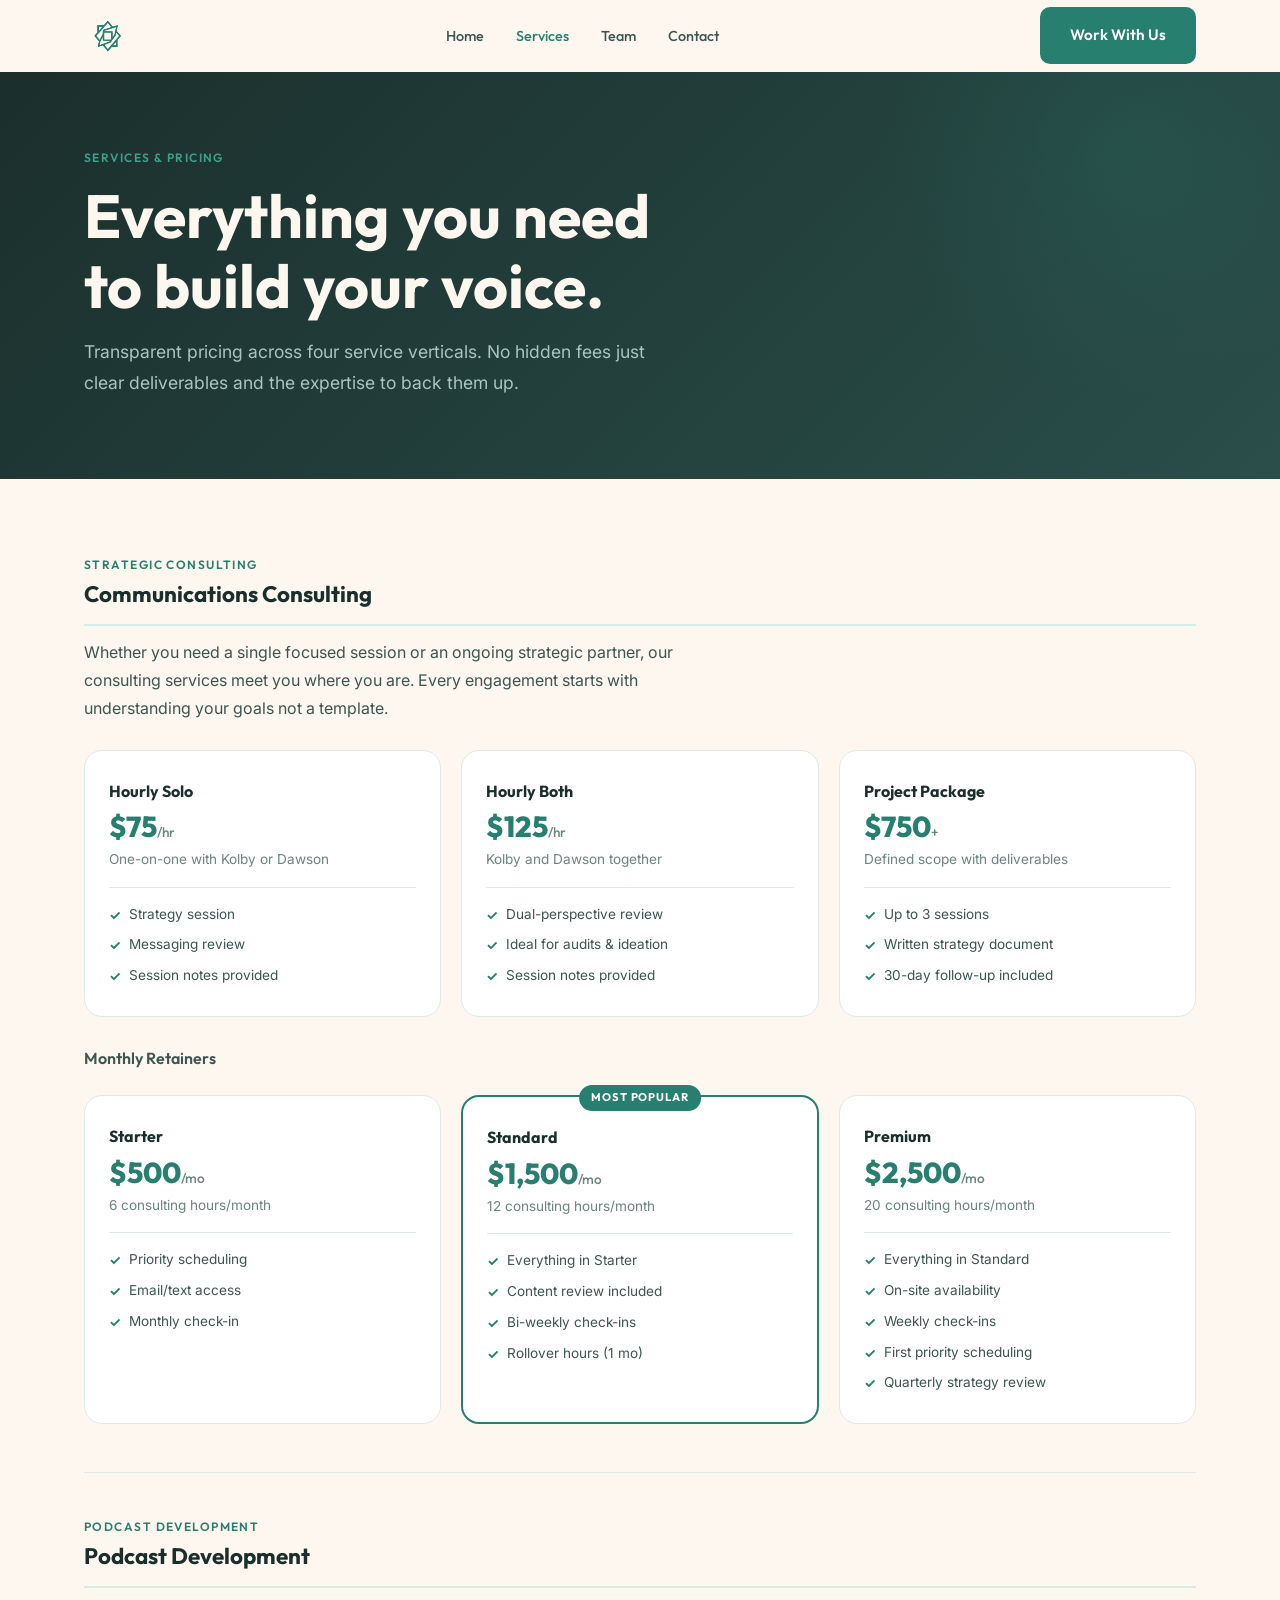
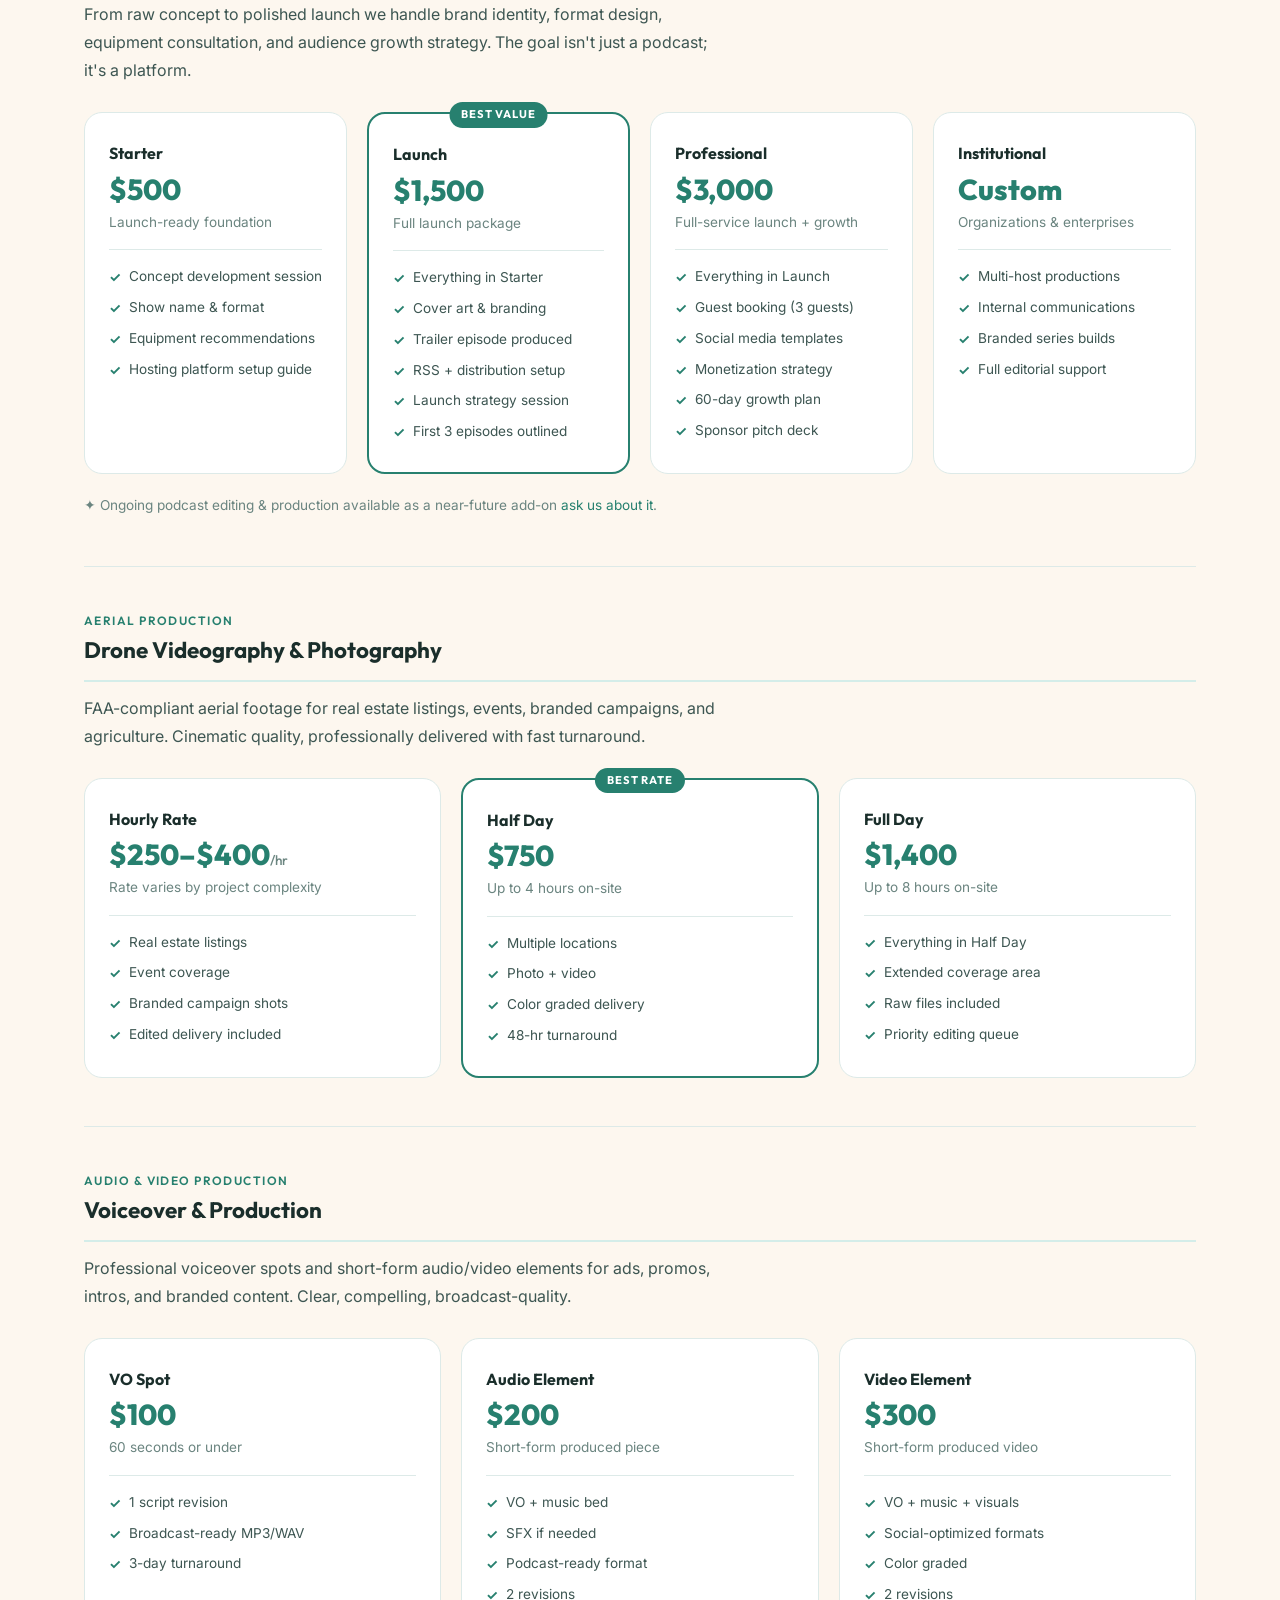
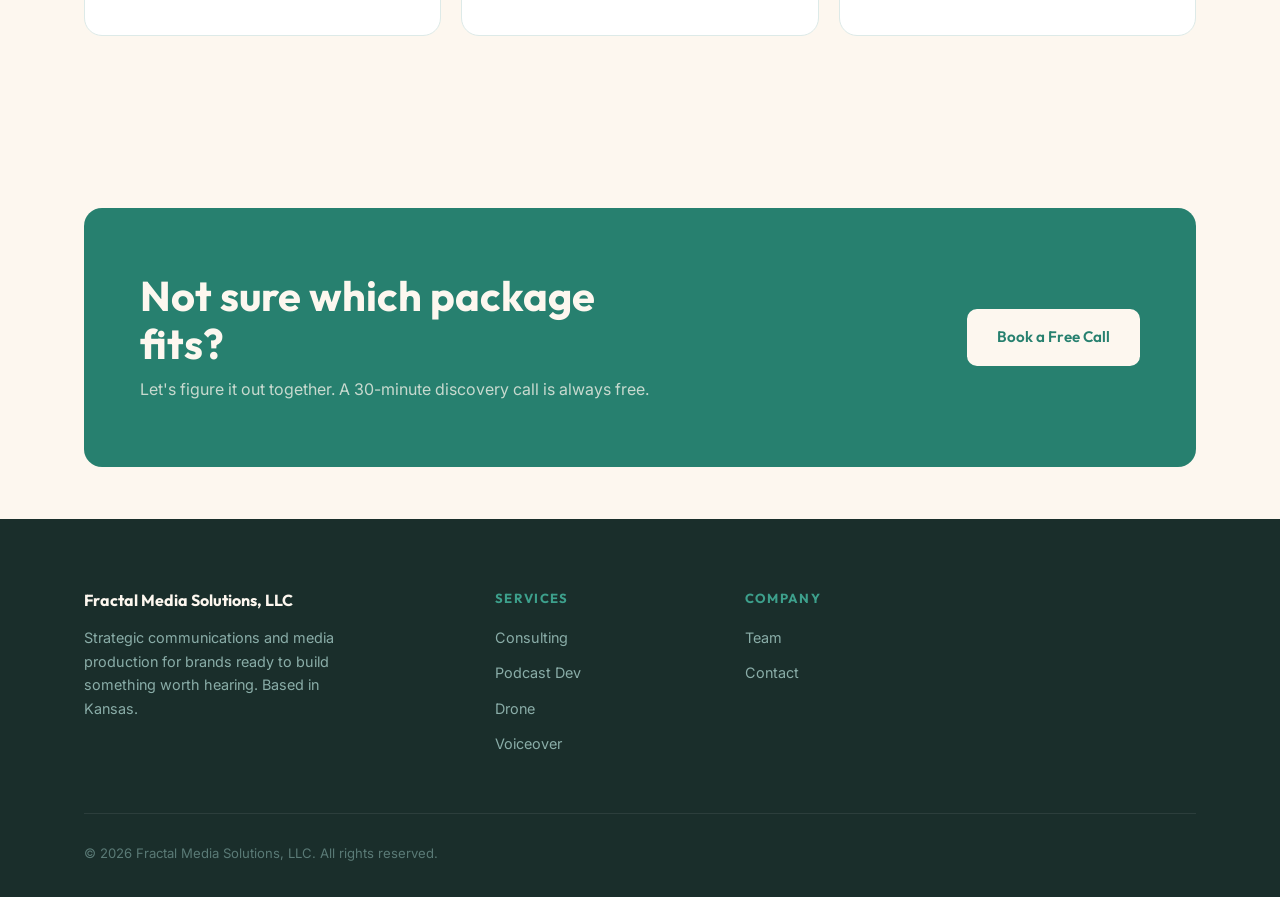
<file: services.html>
<!DOCTYPE html>
<html lang="en">
<head>
  <meta charset="UTF-8" />
  <meta name="viewport" content="width=device-width, initial-scale=1.0" />
  <title>Communications Consulting, Podcast Development & Drone Services Pricing | Fractal Media</title>
  <meta name="description" content="Transparent pricing for strategic communications consulting, podcast development, drone videography, and voiceover production. Hourly rates and packages available." />
  <meta name="keywords" content="communications consulting pricing, podcast development services, drone videography rates, voiceover production, media services pricing" />
  <meta property="og:title" content="Services & Pricing | Fractal Media Solutions" />
  <meta property="og:description" content="Transparent pricing for communications consulting, podcast development, drone videography, and voiceover production services." />
  <meta property="og:type" content="website" />
  <meta property="og:image" content="https://fractal.media/assets/logo.png" />
  <meta name="twitter:card" content="summary_large_image" />
  <link rel="canonical" href="https://fractal.media/services.html" />
  <link rel="stylesheet" href="css/style.css" />
  <link rel="icon" type="image/png" href="assets/favicon.png" />

  <!-- Schema Markup: Service Offerings -->
  <script type="application/ld+json">
  {"@context": "https://schema.org","@type": "ItemList","itemListElement": [{"@type": "Service","@context": "https://schema.org","name": "Communications Consulting","description": "Strategic communications consulting for brands and creators. Hourly sessions, project packages, and monthly retainers available.","provider": {"@type": "Organization","name": "Fractal Media Solutions"},"priceRange": "$75-$2500"},{"@type": "Service","@context": "https://schema.org","name": "Podcast Development","description": "End-to-end podcast development from concept to launch. Includes branding, format design, equipment guidance, and audience strategy.","provider": {"@type": "Organization","name": "Fractal Media Solutions"},"priceRange": "$500-$3000"},{"@type": "Service","@context": "https://schema.org","name": "Drone Videography","description": "FAA-compliant aerial footage for real estate, events, and branded campaigns. Professional aerial photography and videography services.","provider": {"@type": "Organization","name": "Fractal Media Solutions"},"priceRange": "$250-$1400"},{"@type": "Service","@context": "https://schema.org","name": "Voiceover & Production","description": "Professional voiceover spots, audio elements, and short-form video production with fast turnaround.","provider": {"@type": "Organization","name": "Fractal Media Solutions"},"priceRange": "$100-$300"}]}
  </script>
</head>
<body>

  <nav class="nav" id="nav">
    <div class="nav__inner">
      <a href="index.html" class="nav__logo">
        <img src="assets/favicon.png" alt="Fractal Media Solutions" />
      </a>
      <ul class="nav__links">
        <li><a href="index.html">Home</a></li>
        <li><a href="services.html" class="active">Services</a></li>
        <li><a href="team.html">Team</a></li>
        <li><a href="contact.html">Contact</a></li>
      </ul>
      <a href="contact.html" class="btn btn--primary nav__cta">Work With Us</a>
      <button class="nav__hamburger" id="hamburger" aria-label="Open menu">
        <span></span><span></span><span></span>
      </button>
    </div>
  </nav>
  <div class="nav__mobile" id="mobileNav">
    <a href="index.html">Home</a>
    <a href="services.html">Services</a>
    <a href="team.html">Team</a>
    <a href="contact.html">Contact</a>
  </div>

  <main>

    <!-- ─── Page Hero ─── -->
    <section class="page-hero">
      <div class="container">
        <span class="section-label">Services & Pricing</span>
        <h1>Everything you need<br />to build your voice.</h1>
        <p>Transparent pricing across four service verticals. No hidden fees  just clear deliverables and the expertise to back them up.</p>
      </div>
    </section>

    <section class="section">
      <div class="container">

        <!-- ─── Consulting ─── -->
        <div class="pricing-section" id="consulting">
          <span class="section-label">Strategic Consulting</span>
          <h3>Communications Consulting</h3>
          <p style="margin: 12px 0 0; max-width: 640px;">Whether you need a single focused session or an ongoing strategic partner, our consulting services meet you where you are. Every engagement starts with understanding your goals  not a template.</p>
          <div class="pricing-grid">
            <div class="price-card">
              <div class="price-card__name">Hourly  Solo</div>
              <div class="price-card__price">$75<span>/hr</span></div>
              <div class="price-card__desc">One-on-one with Kolby or Dawson</div>
              <ul class="price-card__features">
                <li>Strategy session</li>
                <li>Messaging review</li>
                <li>Session notes provided</li>
              </ul>
            </div>
            <div class="price-card">
              <div class="price-card__name">Hourly  Both</div>
              <div class="price-card__price">$125<span>/hr</span></div>
              <div class="price-card__desc">Kolby and Dawson together</div>
              <ul class="price-card__features">
                <li>Dual-perspective review</li>
                <li>Ideal for audits & ideation</li>
                <li>Session notes provided</li>
              </ul>
            </div>
            <div class="price-card">
              <div class="price-card__name">Project Package</div>
              <div class="price-card__price">$750<span>+</span></div>
              <div class="price-card__desc">Defined scope with deliverables</div>
              <ul class="price-card__features">
                <li>Up to 3 sessions</li>
                <li>Written strategy document</li>
                <li>30-day follow-up included</li>
              </ul>
            </div>
          </div>

          <div style="margin-top: 32px;">
            <h4 style="margin-bottom: 20px; font-size: 1rem; color: var(--ink-mid); font-family: var(--font-head); font-weight: 600;">Monthly Retainers</h4>
            <div class="pricing-grid">
              <div class="price-card">
                <div class="price-card__name">Starter</div>
                <div class="price-card__price">$500<span>/mo</span></div>
                <div class="price-card__desc">6 consulting hours/month</div>
                <ul class="price-card__features">
                  <li>Priority scheduling</li>
                  <li>Email/text access</li>
                  <li>Monthly check-in</li>
                </ul>
              </div>
              <div class="price-card price-card--featured">
                <div class="price-card__badge">Most Popular</div>
                <div class="price-card__name">Standard</div>
                <div class="price-card__price">$1,500<span>/mo</span></div>
                <div class="price-card__desc">12 consulting hours/month</div>
                <ul class="price-card__features">
                  <li>Everything in Starter</li>
                  <li>Content review included</li>
                  <li>Bi-weekly check-ins</li>
                  <li>Rollover hours (1 mo)</li>
                </ul>
              </div>
              <div class="price-card">
                <div class="price-card__name">Premium</div>
                <div class="price-card__price">$2,500<span>/mo</span></div>
                <div class="price-card__desc">20 consulting hours/month</div>
                <ul class="price-card__features">
                  <li>Everything in Standard</li>
                  <li>On-site availability</li>
                  <li>Weekly check-ins</li>
                  <li>First priority scheduling</li>
                  <li>Quarterly strategy review</li>
                </ul>
              </div>
            </div>
          </div>
        </div>

        <div class="divider" style="margin: 40px 0;"></div>

        <!-- ─── Podcast Development ─── -->
        <div class="pricing-section" id="podcast">
          <span class="section-label">Podcast Development</span>
          <h3>Podcast Development</h3>
          <p style="margin: 12px 0 0; max-width: 640px;">From raw concept to polished launch  we handle brand identity, format design, equipment consultation, and audience growth strategy. The goal isn't just a podcast; it's a platform.</p>
          <div class="pricing-grid">
            <div class="price-card">
              <div class="price-card__name">Starter</div>
              <div class="price-card__price">$500</div>
              <div class="price-card__desc">Launch-ready foundation</div>
              <ul class="price-card__features">
                <li>Concept development session</li>
                <li>Show name & format</li>
                <li>Equipment recommendations</li>
                <li>Hosting platform setup guide</li>
              </ul>
            </div>
            <div class="price-card price-card--featured">
              <div class="price-card__badge">Best Value</div>
              <div class="price-card__name">Launch</div>
              <div class="price-card__price">$1,500</div>
              <div class="price-card__desc">Full launch package</div>
              <ul class="price-card__features">
                <li>Everything in Starter</li>
                <li>Cover art & branding</li>
                <li>Trailer episode produced</li>
                <li>RSS + distribution setup</li>
                <li>Launch strategy session</li>
                <li>First 3 episodes outlined</li>
              </ul>
            </div>
            <div class="price-card">
              <div class="price-card__name">Professional</div>
              <div class="price-card__price">$3,000</div>
              <div class="price-card__desc">Full-service launch + growth</div>
              <ul class="price-card__features">
                <li>Everything in Launch</li>
                <li>Guest booking (3 guests)</li>
                <li>Social media templates</li>
                <li>Monetization strategy</li>
                <li>60-day growth plan</li>
                <li>Sponsor pitch deck</li>
              </ul>
            </div>
            <div class="price-card">
              <div class="price-card__name">Institutional</div>
              <div class="price-card__price">Custom</div>
              <div class="price-card__desc">Organizations & enterprises</div>
              <ul class="price-card__features">
                <li>Multi-host productions</li>
                <li>Internal communications</li>
                <li>Branded series builds</li>
                <li>Full editorial support</li>
              </ul>
            </div>
          </div>
          <p style="margin-top: 20px; font-size: 0.85rem; color: var(--ink-soft);">
            ✦ Ongoing podcast editing & production available as a near-future add-on  <a href="contact.html" style="color: var(--green);">ask us about it</a>.
          </p>
        </div>

        <div class="divider" style="margin: 40px 0;"></div>

        <!-- ─── Drone ─── -->
        <div class="pricing-section" id="drone">
          <span class="section-label">Aerial Production</span>
          <h3>Drone Videography & Photography</h3>
          <p style="margin: 12px 0 0; max-width: 640px;">FAA-compliant aerial footage for real estate listings, events, branded campaigns, and agriculture. Cinematic quality, professionally delivered with fast turnaround.</p>
          <div class="pricing-grid">
            <div class="price-card">
              <div class="price-card__name">Hourly Rate</div>
              <div class="price-card__price">$250–$400<span>/hr</span></div>
              <div class="price-card__desc">Rate varies by project complexity</div>
              <ul class="price-card__features">
                <li>Real estate listings</li>
                <li>Event coverage</li>
                <li>Branded campaign shots</li>
                <li>Edited delivery included</li>
              </ul>
            </div>
            <div class="price-card price-card--featured">
              <div class="price-card__badge">Best Rate</div>
              <div class="price-card__name">Half Day</div>
              <div class="price-card__price">$750</div>
              <div class="price-card__desc">Up to 4 hours on-site</div>
              <ul class="price-card__features">
                <li>Multiple locations</li>
                <li>Photo + video</li>
                <li>Color graded delivery</li>
                <li>48-hr turnaround</li>
              </ul>
            </div>
            <div class="price-card">
              <div class="price-card__name">Full Day</div>
              <div class="price-card__price">$1,400</div>
              <div class="price-card__desc">Up to 8 hours on-site</div>
              <ul class="price-card__features">
                <li>Everything in Half Day</li>
                <li>Extended coverage area</li>
                <li>Raw files included</li>
                <li>Priority editing queue</li>
              </ul>
            </div>
          </div>
        </div>

        <div class="divider" style="margin: 40px 0;"></div>

        <!-- ─── Voiceover ─── -->
        <div class="pricing-section" id="voiceover">
          <span class="section-label">Audio & Video Production</span>
          <h3>Voiceover & Production</h3>
          <p style="margin: 12px 0 0; max-width: 640px;">Professional voiceover spots and short-form audio/video elements for ads, promos, intros, and branded content. Clear, compelling, broadcast-quality.</p>
          <div class="pricing-grid">
            <div class="price-card">
              <div class="price-card__name">VO Spot</div>
              <div class="price-card__price">$100</div>
              <div class="price-card__desc">60 seconds or under</div>
              <ul class="price-card__features">
                <li>1 script revision</li>
                <li>Broadcast-ready MP3/WAV</li>
                <li>3-day turnaround</li>
              </ul>
            </div>
            <div class="price-card">
              <div class="price-card__name">Audio Element</div>
              <div class="price-card__price">$200</div>
              <div class="price-card__desc">Short-form produced piece</div>
              <ul class="price-card__features">
                <li>VO + music bed</li>
                <li>SFX if needed</li>
                <li>Podcast-ready format</li>
                <li>2 revisions</li>
              </ul>
            </div>
            <div class="price-card">
              <div class="price-card__name">Video Element</div>
              <div class="price-card__price">$300</div>
              <div class="price-card__desc">Short-form produced video</div>
              <ul class="price-card__features">
                <li>VO + music + visuals</li>
                <li>Social-optimized formats</li>
                <li>Color graded</li>
                <li>2 revisions</li>
              </ul>
            </div>
          </div>
        </div>

      </div>
    </section>

    <!-- ─── CTA ─── -->
    <section class="section--sm">
      <div class="container">
        <div class="cta-banner">
          <div>
            <h2>Not sure which package fits?</h2>
            <p>Let's figure it out together. A 30-minute discovery call is always free.</p>
          </div>
          <a href="contact.html" class="btn btn--cream">Book a Free Call</a>
        </div>
      </div>
    </section>

  </main>

  <footer class="footer">
    <div class="container">
      <div class="footer__grid">
        <div class="footer__brand">
          <h4 style="color: var(--cream); margin-bottom: 8px; font-size: 1rem;">Fractal Media Solutions, LLC</h4>
          <p>Strategic communications and media production for brands ready to build something worth hearing. Based in Kansas.</p>
        </div>
        <div class="footer__col">
          <h4>Services</h4>
          <ul>
            <li><a href="services.html#consulting">Consulting</a></li>
            <li><a href="services.html#podcast">Podcast Dev</a></li>
            <li><a href="services.html#drone">Drone</a></li>
            <li><a href="services.html#voiceover">Voiceover</a></li>
          </ul>
        </div>
        <div class="footer__col">
          <h4>Company</h4>
          <ul>
            <li><a href="team.html">Team</a></li>
            <li><a href="contact.html">Contact</a></li>
          </ul>
        </div>
      </div>
      <div class="footer__bottom">
        <p>© 2026 Fractal Media Solutions, LLC. All rights reserved.</p>
      </div>
    </div>
  </footer>

  <script src="js/main.js"></script>
</body>
</html>
</file>
<file: css/style.css>
/* ============================================================
   FRACTAL MEDIA SOLUTIONS — Global Stylesheet
   Colors: #27806F (green), #FDF7EF (cream)
   ============================================================ */

@import url('https://fonts.googleapis.com/css2?family=Outfit:wght@300;400;500;600;700;800&family=Inter:wght@300;400;500;600&display=swap');

/* ─── Variables ─── */
:root {
  --green:        #27806F;
  --green-dark:   #1f6358;
  --green-light:  #3da08c;
  --green-pale:   #d4ede9;
  --cream:        #FDF7EF;
  --cream-dark:   #f5ece0;
  --white:        #ffffff;
  --ink:          #1a2e2b;
  --ink-mid:      #3d5652;
  --ink-soft:     #6b8580;
  --border:       #ddeae8;

  --font-head: 'Outfit', sans-serif;
  --font-body: 'Inter', sans-serif;

  --radius:   10px;
  --radius-lg: 18px;
  --shadow:   0 2px 12px rgba(39,128,111,0.10);
  --shadow-lg: 0 8px 40px rgba(39,128,111,0.14);

  --max-w: 1160px;
  --nav-h: 72px;
}

/* ─── Reset ─── */
*, *::before, *::after { box-sizing: border-box; margin: 0; padding: 0; }
html { scroll-behavior: smooth; font-size: 16px; }
body {
  font-family: var(--font-body);
  background: var(--cream);
  color: var(--ink);
  line-height: 1.6;
  -webkit-font-smoothing: antialiased;
}
img { max-width: 100%; display: block; }
a { color: inherit; text-decoration: none; }
ul { list-style: none; }
button { cursor: pointer; font-family: inherit; }

/* ─── Typography ─── */
h1, h2, h3, h4, h5 {
  font-family: var(--font-head);
  line-height: 1.15;
  color: var(--ink);
  font-weight: 700;
}
h1 { font-size: clamp(2.4rem, 5vw, 3.8rem); }
h2 { font-size: clamp(1.8rem, 3.5vw, 2.6rem); }
h3 { font-size: clamp(1.2rem, 2.5vw, 1.5rem); }
h4 { font-size: 1.1rem; }
p  { color: var(--ink-mid); line-height: 1.75; }

/* ─── Layout helpers ─── */
.container {
  max-width: var(--max-w);
  margin: 0 auto;
  padding: 0 24px;
}
.section { padding: 72px 0; }
.section + .section { margin-top: 40px; }
.section--sm { padding: 52px 0; }
.section--dark {
  background: var(--ink);
  color: var(--cream);
}
.section--dark h2,
.section--dark h3,
.section--dark h4 { color: var(--cream); }
.section--dark p { color: #a8c5c0; }

.section--green {
  background: var(--green);
}
.section--green h2,
.section--green h3,
.section--green p { color: var(--cream); }

.section-label {
  display: inline-block;
  font-family: var(--font-head);
  font-size: 0.75rem;
  font-weight: 600;
  letter-spacing: 0.12em;
  text-transform: uppercase;
  color: var(--green);
  margin-bottom: 14px;
}
.section--dark .section-label { color: var(--green-light); }
.section--green .section-label { color: var(--green-pale); }

.section-header { max-width: 640px; margin-bottom: 40px; }
.section-header p { margin-top: 14px; font-size: 1.15rem; }
.section-header--center { text-align: center; margin-left: auto; margin-right: auto; }

/* ─── Buttons ─── */
.btn {
  display: inline-flex;
  align-items: center;
  gap: 8px;
  padding: 14px 28px;
  border-radius: var(--radius);
  font-family: var(--font-head);
  font-weight: 600;
  font-size: 0.95rem;
  transition: all 0.2s ease;
  border: 2px solid transparent;
}
.btn--primary {
  background: var(--green);
  color: var(--white);
  border-color: var(--green);
}
.btn--primary:hover {
  background: var(--green-dark);
  border-color: var(--green-dark);
  transform: translateY(-1px);
  box-shadow: 0 4px 16px rgba(39,128,111,0.35);
}
.btn--outline {
  background: transparent;
  color: var(--green);
  border-color: var(--green);
}
.btn--outline:hover {
  background: var(--green);
  color: var(--white);
  transform: translateY(-1px);
}
.btn--outline-light {
  background: transparent;
  color: var(--cream);
  border-color: rgba(253,247,239,0.5);
}
.btn--outline-light:hover {
  background: rgba(253,247,239,0.12);
  border-color: var(--cream);
}
.btn--cream {
  background: var(--cream);
  color: var(--green);
  border-color: var(--cream);
}
.btn--cream:hover {
  background: var(--white);
  transform: translateY(-1px);
  box-shadow: 0 4px 16px rgba(0,0,0,0.1);
}
.btn-group { display: flex; gap: 14px; flex-wrap: wrap; align-items: center; }

/* ─── Navigation ─── */
.nav {
  position: fixed;
  top: 0; left: 0; right: 0;
  z-index: 1000;
  height: var(--nav-h);
  background: var(--cream);
  border-bottom: 1px solid transparent;
  transition: border-color 0.3s, box-shadow 0.3s;
}
.nav.scrolled {
  border-color: var(--border);
  box-shadow: 0 2px 16px rgba(39,128,111,0.08);
}
.nav__inner {
  display: flex;
  align-items: center;
  justify-content: space-between;
  height: 100%;
  max-width: var(--max-w);
  margin: 0 auto;
  padding: 0 24px;
}
.nav__logo img { height: 48px; width: auto; }
.nav__links {
  display: flex;
  align-items: center;
  gap: 32px;
}
.nav__links a {
  font-family: var(--font-head);
  font-weight: 500;
  font-size: 0.9rem;
  color: var(--ink-mid);
  transition: color 0.2s;
}
.nav__links a:hover,
.nav__links a.active { color: var(--green); }
.nav__cta { margin-left: 8px; }
.nav__hamburger {
  display: none;
  flex-direction: column;
  gap: 5px;
  background: none;
  border: none;
  padding: 4px;
}
.nav__hamburger span {
  display: block;
  width: 24px; height: 2px;
  background: var(--ink);
  border-radius: 2px;
  transition: all 0.3s;
}

/* Mobile nav */
.nav__mobile {
  display: none;
  position: fixed;
  top: var(--nav-h);
  left: 0; right: 0;
  background: var(--cream);
  border-bottom: 1px solid var(--border);
  padding: 24px;
  flex-direction: column;
  gap: 20px;
  box-shadow: var(--shadow-lg);
  z-index: 999;
}
.nav__mobile a {
  font-family: var(--font-head);
  font-weight: 600;
  font-size: 1.1rem;
  color: var(--ink);
  padding: 8px 0;
  border-bottom: 1px solid var(--border);
}
.nav__mobile a:last-child { border: none; }
.nav__mobile.open { display: flex; }

/* ─── Hero ─── */
.hero {
  padding-top: calc(var(--nav-h) + 60px);
  padding-bottom: 80px;
  position: relative;
  overflow: hidden;
}
.hero__bg-shape {
  position: absolute;
  top: -120px; right: -180px;
  width: 600px; height: 600px;
  background: radial-gradient(circle, rgba(39,128,111,0.08) 0%, transparent 70%);
  border-radius: 50%;
  pointer-events: none;
}
.hero__content { max-width: 100%; position: relative; z-index: 1; }
.hero__heading-with-logo {
  display: flex;
  align-items: center;
  justify-content: space-between;
  gap: 48px;
  margin-bottom: -80px;
}
.hero__heading-with-logo > div {
  flex: 1;
  max-width: 600px;
}
.hero__logo-top {
  display: none;
}
.hero__logo {
  height: 600px;
  width: auto;
  flex-shrink: 0;
}
.hero__eyebrow {
  display: inline-flex;
  align-items: center;
  gap: 8px;
  font-family: var(--font-head);
  font-size: 0.8rem;
  font-weight: 600;
  letter-spacing: 0.1em;
  text-transform: uppercase;
  color: var(--green);
  margin-bottom: 20px;
}
.hero__eyebrow::before {
  content: '';
  display: block;
  width: 28px; height: 2px;
  background: var(--green);
  border-radius: 2px;
}
.hero h1 { margin-bottom: 22px; }
.hero h1 span { color: var(--green); }
.hero__sub {
  font-size: 1.15rem;
  max-width: 560px;
  margin-bottom: 60px;
  color: var(--ink-mid);
}
.hero__stats {
  display: flex;
  gap: 48px;
  margin-top: 64px;
  padding-top: 40px;
  border-top: 1px solid var(--border);
  flex-wrap: wrap;
}
.hero__stat-num {
  font-family: var(--font-head);
  font-size: 2rem;
  font-weight: 800;
  color: var(--green);
  line-height: 1;
}
.hero__stat-label {
  font-size: 0.85rem;
  color: var(--ink-soft);
  margin-top: 4px;
}

/* ─── Service Cards & Carousel ─── */
.services-wrapper {
  display: flex;
  gap: 40px;
  align-items: stretch;
  justify-content: space-between;
  margin-top: 60px;
}
.services-wrapper .section-header {
  flex: 1;
  max-width: 100%;
}
.services-wrapper .section-header h2 {
  font-size: clamp(2.2rem, 4.5vw, 3.2rem);
}
.services-carousel-box {
  flex: 1;
  background: var(--green);
  border-radius: var(--radius-lg);
  padding: 40px 32px;
  min-height: 320px;
  display: flex;
  flex-direction: column;
  align-items: center;
  justify-content: center;
  position: relative;
}
.services-grid {
  display: grid;
  grid-template-columns: repeat(auto-fit, minmax(280px, 1fr));
  gap: 20px;
}
.services-carousel {
  display: flex;
  width: calc(100% - 100px);
  position: relative;
  align-items: center;
  justify-content: center;
}
.carousel-nav-button {
  position: absolute !important;
  bottom: 20px !important;
  background: rgba(255,255,255,0.2);
  border: 2px solid rgba(255,255,255,0.4);
  color: var(--white);
  width: 36px;
  height: 36px;
  border-radius: 50%;
  cursor: pointer;
  font-size: 1rem;
  display: flex;
  align-items: center;
  justify-content: center;
  transition: all 0.2s;
  z-index: 20;
}
.carousel-nav-button:hover {
  background: rgba(255,255,255,0.35);
  border-color: rgba(255,255,255,0.6);
}
.carousel-nav-button.prev { left: 20px !important; top: auto !important; }
.carousel-nav-button.next { right: 20px !important; top: auto !important; }
.service-card {
  background: var(--white);
  border: 1px solid var(--border);
  border-radius: var(--radius-lg);
  padding: 32px;
  transition: box-shadow 0.25s, transform 0.25s, border-color 0.25s;
  flex-shrink: 0;
  width: 100%;
  min-width: 320px;
  cursor: pointer;
}
.services-carousel .service-card {
  display: none;
  width: 100%;
  max-width: 100%;
  min-width: unset;
  background: transparent;
  border: none;
  padding: 0;
  text-align: center;
}
.services-carousel .service-card.active {
  display: flex;
  flex-direction: column;
  align-items: center;
}
.services-carousel .service-card__icon {
  display: none;
}
.services-carousel .service-card h3 {
  color: var(--white);
  font-size: 1.4rem;
  margin-bottom: 14px;
}
.services-carousel .service-card p {
  color: rgba(255,255,255,0.85);
  font-size: 0.95rem;
  max-width: 320px;
}
.services-carousel .service-card__link {
  color: rgba(255,255,255,0.9);
  margin-top: 24px;
  font-size: 0.9rem;
}
.services-carousel .service-card__link:hover {
  color: var(--white);
}
.service-card:hover {
  box-shadow: var(--shadow-lg);
  transform: translateY(-4px);
  border-color: var(--green-pale);
}
.service-card__icon {
  width: 52px; height: 52px;
  background: var(--green-pale);
  border-radius: var(--radius);
  display: flex; align-items: center; justify-content: center;
  margin-bottom: 20px;
  font-size: 1.4rem;
}
.service-card h3 { margin-bottom: 10px; font-size: 1.15rem; }
.service-card p { font-size: 0.9rem; }
.service-card__link {
  display: inline-flex;
  align-items: center;
  gap: 6px;
  margin-top: 18px;
  font-family: var(--font-head);
  font-size: 0.85rem;
  font-weight: 600;
  color: var(--green);
  transition: gap 0.2s;
}
.service-card__link:hover { gap: 10px; }

/* ─── Pricing Tables ─── */
.pricing-section { margin-bottom: 48px; }
.pricing-section h3 {
  font-size: 1.4rem;
  margin-bottom: 6px;
  padding-bottom: 16px;
  border-bottom: 2px solid var(--green-pale);
}
.pricing-section .section-label { margin-bottom: 8px; }

.pricing-grid {
  display: grid;
  grid-template-columns: repeat(auto-fit, minmax(220px, 1fr));
  gap: 20px;
  margin-top: 28px;
}
.price-card {
  background: var(--white);
  border: 1px solid var(--border);
  border-radius: var(--radius-lg);
  padding: 28px 24px;
  position: relative;
  transition: box-shadow 0.2s, border-color 0.2s;
}
.price-card:hover {
  box-shadow: var(--shadow);
  border-color: var(--green-pale);
}
.price-card--featured {
  border-color: var(--green);
  border-width: 2px;
}
.price-card__badge {
  position: absolute;
  top: -12px; left: 50%;
  transform: translateX(-50%);
  background: var(--green);
  color: var(--white);
  font-family: var(--font-head);
  font-size: 0.7rem;
  font-weight: 700;
  letter-spacing: 0.08em;
  text-transform: uppercase;
  padding: 4px 12px;
  border-radius: 20px;
}
.price-card__name {
  font-family: var(--font-head);
  font-weight: 700;
  font-size: 1rem;
  color: var(--ink);
  margin-bottom: 8px;
}
.price-card__price {
  font-family: var(--font-head);
  font-size: 1.8rem;
  font-weight: 800;
  color: var(--green);
  line-height: 1;
}
.price-card__price span {
  font-size: 0.85rem;
  font-weight: 500;
  color: var(--ink-soft);
}
.price-card__desc {
  font-size: 0.85rem;
  color: var(--ink-soft);
  margin-top: 8px;
  margin-bottom: 16px;
}
.price-card__features {
  border-top: 1px solid var(--border);
  padding-top: 16px;
  display: flex;
  flex-direction: column;
  gap: 8px;
}
.price-card__features li {
  font-size: 0.85rem;
  color: var(--ink-mid);
  display: flex;
  align-items: flex-start;
  gap: 8px;
}
.price-card__features li::before {
  content: '✓';
  color: var(--green);
  font-weight: 700;
  flex-shrink: 0;
  margin-top: 1px;
}

/* ─── Podcast section ─── */
.podcast-card {
  display: grid;
  grid-template-columns: 1fr 1fr;
  gap: 64px;
  align-items: center;
}
.podcast-card__art {
  background: linear-gradient(135deg, var(--green-dark) 0%, var(--green) 50%, var(--green-light) 100%);
  border-radius: var(--radius-lg);
  aspect-ratio: 1;
  display: flex;
  align-items: center;
  justify-content: center;
  font-size: 5rem;
  box-shadow: var(--shadow-lg);
  max-width: 380px;
}
.podcast-card__content .section-label { color: var(--green-light); }
.podcast-card__content h2 { color: var(--cream); }
.podcast-card__tags {
  display: flex;
  gap: 10px;
  flex-wrap: wrap;
  margin: 20px 0;
}
.tag {
  display: inline-block;
  padding: 5px 12px;
  border-radius: 20px;
  font-size: 0.78rem;
  font-family: var(--font-head);
  font-weight: 600;
  background: rgba(253,247,239,0.12);
  color: var(--cream);
  border: 1px solid rgba(253,247,239,0.2);
}

/* ─── CTA Banner ─── */
.cta-banner {
  background: var(--green);
  border-radius: var(--radius-lg);
  padding: 64px 56px;
  display: flex;
  align-items: center;
  justify-content: space-between;
  gap: 40px;
  flex-wrap: wrap;
}
.cta-banner h2 { color: var(--cream); max-width: 500px; margin-bottom: 8px; }
.cta-banner p { color: rgba(253,247,239,0.75); }

/* ─── Team Cards ─── */
.team-grid {
  display: grid;
  grid-template-columns: repeat(auto-fit, minmax(300px, 1fr));
  gap: 24px;
}
.team-card {
  background: var(--white);
  border: 1px solid var(--border);
  border-radius: var(--radius-lg);
  overflow: hidden;
  transition: box-shadow 0.25s, transform 0.25s;
}
.team-card:hover {
  box-shadow: var(--shadow-lg);
  transform: translateY(-4px);
}
.team-card__photo {
  height: 240px;
  background: linear-gradient(135deg, var(--green-dark) 0%, var(--green-light) 100%);
  display: flex;
  align-items: center;
  justify-content: center;
  font-size: 4rem;
}
.team-card__body { padding: 28px; }
.team-card__name { font-size: 1.2rem; margin-bottom: 4px; }
.team-card__title {
  font-size: 0.85rem;
  color: var(--green);
  font-family: var(--font-head);
  font-weight: 600;
  margin-bottom: 14px;
}
.team-card__bio { font-size: 0.9rem; }

/* ─── AI Services ─── */
.ai-grid {
  display: grid;
  grid-template-columns: repeat(auto-fit, minmax(300px, 1fr));
  gap: 24px;
}
.ai-card {
  background: var(--white);
  border: 1px solid var(--border);
  border-radius: var(--radius-lg);
  padding: 32px;
  transition: box-shadow 0.25s, transform 0.25s, border-color 0.25s;
}
.ai-card:hover {
  box-shadow: var(--shadow-lg);
  transform: translateY(-4px);
  border-color: var(--green-pale);
}
.ai-card__icon {
  font-size: 2rem;
  margin-bottom: 16px;
}
.ai-card__name {
  font-family: var(--font-head);
  font-weight: 700;
  font-size: 1.1rem;
  margin-bottom: 10px;
  color: var(--ink);
}
.ai-card__desc { font-size: 0.9rem; margin-bottom: 16px; }
.ai-card__price {
  font-family: var(--font-head);
  font-weight: 700;
  color: var(--green);
  font-size: 0.95rem;
}

/* ─── Contact form ─── */
.contact-grid {
  display: grid;
  grid-template-columns: 1fr 1.6fr;
  gap: 64px;
  align-items: start;
}
.contact-info h3 { margin-bottom: 14px; }
.contact-detail {
  display: flex;
  align-items: flex-start;
  gap: 14px;
  margin-bottom: 20px;
}
.contact-detail__icon {
  width: 40px; height: 40px;
  background: var(--green-pale);
  border-radius: var(--radius);
  display: flex; align-items: center; justify-content: center;
  font-size: 1rem;
  flex-shrink: 0;
  margin-top: 2px;
}
.contact-detail__text strong {
  display: block;
  font-family: var(--font-head);
  font-size: 0.85rem;
  color: var(--ink);
  margin-bottom: 2px;
}
.contact-detail__text span {
  font-size: 0.9rem;
  color: var(--ink-mid);
}
.contact-form {
  background: var(--white);
  border: 1px solid var(--border);
  border-radius: var(--radius-lg);
  padding: 40px;
  box-shadow: var(--shadow);
}
.form-row { display: grid; grid-template-columns: 1fr 1fr; gap: 20px; }
.form-group { margin-bottom: 20px; }
.form-group label {
  display: block;
  font-family: var(--font-head);
  font-size: 0.82rem;
  font-weight: 600;
  color: var(--ink);
  margin-bottom: 7px;
  letter-spacing: 0.02em;
}
.form-group input,
.form-group select,
.form-group textarea {
  width: 100%;
  padding: 12px 16px;
  border: 1.5px solid var(--border);
  border-radius: var(--radius);
  font-family: var(--font-body);
  font-size: 0.9rem;
  color: var(--ink);
  background: var(--cream);
  transition: border-color 0.2s, box-shadow 0.2s;
  outline: none;
}
.form-group input:focus,
.form-group select:focus,
.form-group textarea:focus {
  border-color: var(--green);
  box-shadow: 0 0 0 3px rgba(39,128,111,0.12);
}
.form-group textarea { resize: vertical; min-height: 130px; }

/* ─── Footer ─── */
.footer {
  background: var(--ink);
  color: var(--cream);
  padding: 72px 0 32px;
}
.footer__grid {
  display: grid;
  grid-template-columns: 1.8fr 1fr 1fr 1fr;
  gap: 48px;
  margin-bottom: 56px;
}
.footer__brand p {
  color: #8aada8;
  font-size: 0.9rem;
  margin-top: 16px;
  max-width: 280px;
  line-height: 1.65;
}
.footer__logo img { height: 44px; width: auto; filter: brightness(1.3); opacity: 1; }
.footer__col h4 {
  font-family: var(--font-head);
  font-size: 0.82rem;
  font-weight: 700;
  letter-spacing: 0.1em;
  text-transform: uppercase;
  color: var(--green-light);
  margin-bottom: 18px;
}
.footer__col ul { display: flex; flex-direction: column; gap: 10px; }
.footer__col ul a {
  font-size: 0.9rem;
  color: #8aada8;
  transition: color 0.2s;
}
.footer__col ul a:hover { color: var(--cream); }
.footer__bottom {
  border-top: 1px solid rgba(255,255,255,0.08);
  padding-top: 28px;
  display: flex;
  justify-content: space-between;
  align-items: center;
  flex-wrap: wrap;
  gap: 12px;
}
.footer__bottom p { font-size: 0.82rem; color: #5a7a76; }
.footer__bottom a { color: var(--green-light); }

/* ─── Page Hero (inner pages) ─── */
.page-hero {
  background: linear-gradient(135deg, var(--ink) 0%, #2a4e49 100%);
  padding: calc(var(--nav-h) + 72px) 0 80px;
  position: relative;
  overflow: hidden;
}
.page-hero::before {
  content: '';
  position: absolute;
  top: -100px; right: -100px;
  width: 500px; height: 500px;
  background: radial-gradient(circle, rgba(39,128,111,0.2) 0%, transparent 70%);
  border-radius: 50%;
}
.page-hero .section-label { color: var(--green-light); }
.page-hero h1 { color: var(--cream); margin-bottom: 16px; }
.page-hero p { color: #a8c5c0; font-size: 1.1rem; max-width: 580px; }

/* ─── Value props ─── */
.value-grid {
  display: grid;
  grid-template-columns: repeat(3, 1fr);
  gap: 32px;
}
.value-item {
  padding: 32px;
  background: var(--white);
  border: 1px solid var(--border);
  border-radius: var(--radius-lg);
}
.value-item__num {
  font-family: var(--font-head);
  font-size: 2.5rem;
  font-weight: 800;
  color: var(--green-pale);
  line-height: 1;
  margin-bottom: 12px;
}
.value-item h4 { margin-bottom: 8px; }
.value-item p { font-size: 0.9rem; }

/* ─── Episode list ─── */
.episode-list { display: flex; flex-direction: column; gap: 16px; }
.episode-card {
  display: flex;
  gap: 20px;
  align-items: center;
  background: var(--white);
  border: 1px solid var(--border);
  border-radius: var(--radius);
  padding: 20px 24px;
  transition: box-shadow 0.2s, border-color 0.2s;
}
.episode-card:hover { box-shadow: var(--shadow); border-color: var(--green-pale); }
.episode-card__num {
  font-family: var(--font-head);
  font-size: 1.5rem;
  font-weight: 800;
  color: var(--green-pale);
  min-width: 44px;
}
.episode-card__title {
  font-family: var(--font-head);
  font-weight: 600;
  font-size: 1rem;
  color: var(--ink);
  margin-bottom: 4px;
}
.episode-card__meta { font-size: 0.82rem; color: var(--ink-soft); }
.episode-card__play {
  margin-left: auto;
  width: 44px; height: 44px;
  background: var(--green-pale);
  border-radius: 50%;
  display: flex; align-items: center; justify-content: center;
  color: var(--green);
  font-size: 1rem;
  flex-shrink: 0;
  transition: background 0.2s, color 0.2s;
}
.episode-card:hover .episode-card__play {
  background: var(--green);
  color: var(--white);
}

/* ─── Divider ─── */
.divider { height: 1px; background: var(--border); margin: 0; }

/* ─── Responsive ─── */
@media (max-width: 900px) {
  .services-wrapper { flex-direction: column; gap: 40px; }
  .services-wrapper .section-header { max-width: 100%; }
  .services-carousel-box { min-height: 350px; }
  .footer__grid { grid-template-columns: 1fr 1fr; }
  .podcast-card { grid-template-columns: 1fr; }
  .podcast-card__art { max-width: 260px; margin: 0 auto; }
  .contact-grid { grid-template-columns: 1fr; }
  .value-grid { grid-template-columns: 1fr; }
}

@media (max-width: 768px) {
  .hero__heading-with-logo { flex-direction: column; gap: 32px; margin-bottom: 0; }
  .hero__logo { display: none; }
  .hero__logo-top { display: block; height: 420px; width: auto; margin: 0 auto 32px auto; }
  .nav__links, .nav__cta { display: none; }
  .nav__hamburger { display: flex; }
  .cta-banner { flex-direction: column; padding: 40px 28px; }
  .form-row { grid-template-columns: 1fr; }
  .hero__stats { gap: 32px; }
  .footer__grid { grid-template-columns: repeat(2, 1fr); gap: 24px; }
  .footer__brand { grid-column: 1 / -1; }
  .btn-group { flex-wrap: nowrap; }
}

@media (max-width: 480px) {
  .section { padding: 64px 0; }
  .contact-form { padding: 24px; }
}
</file>
